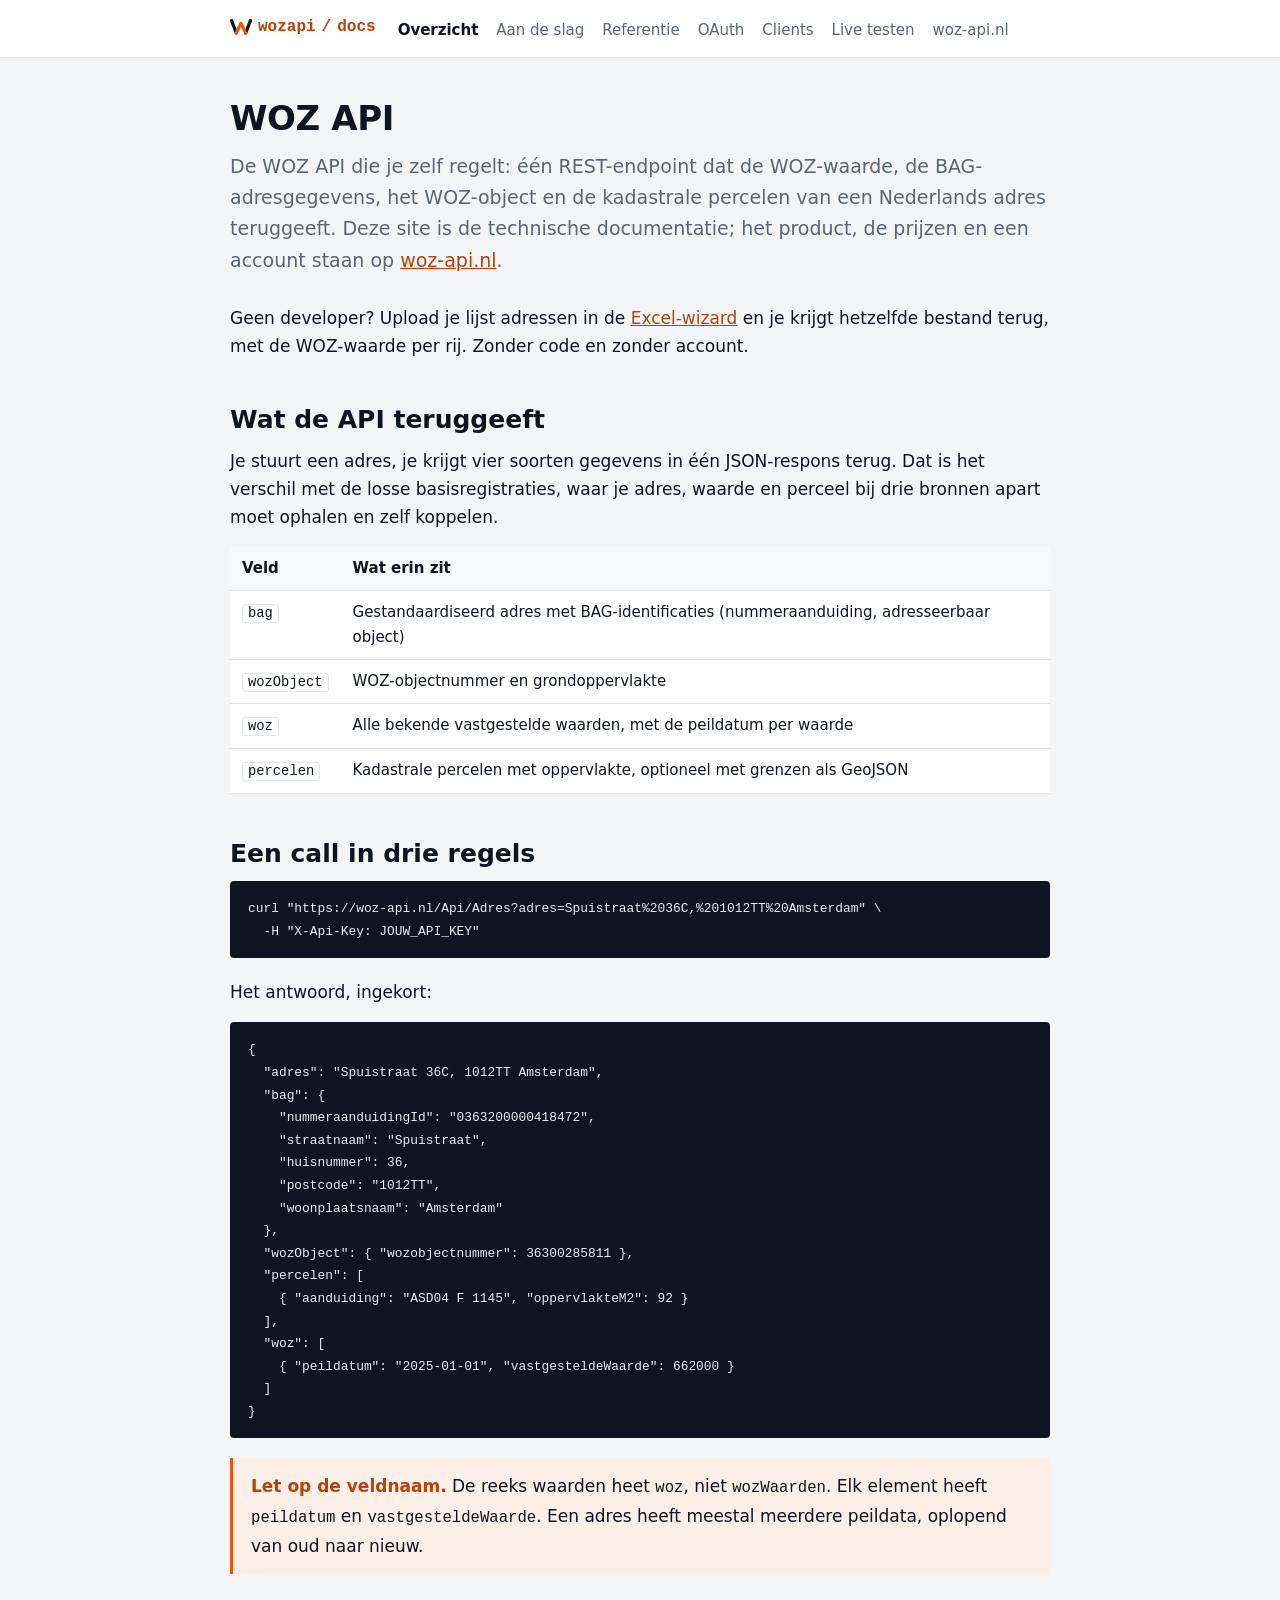
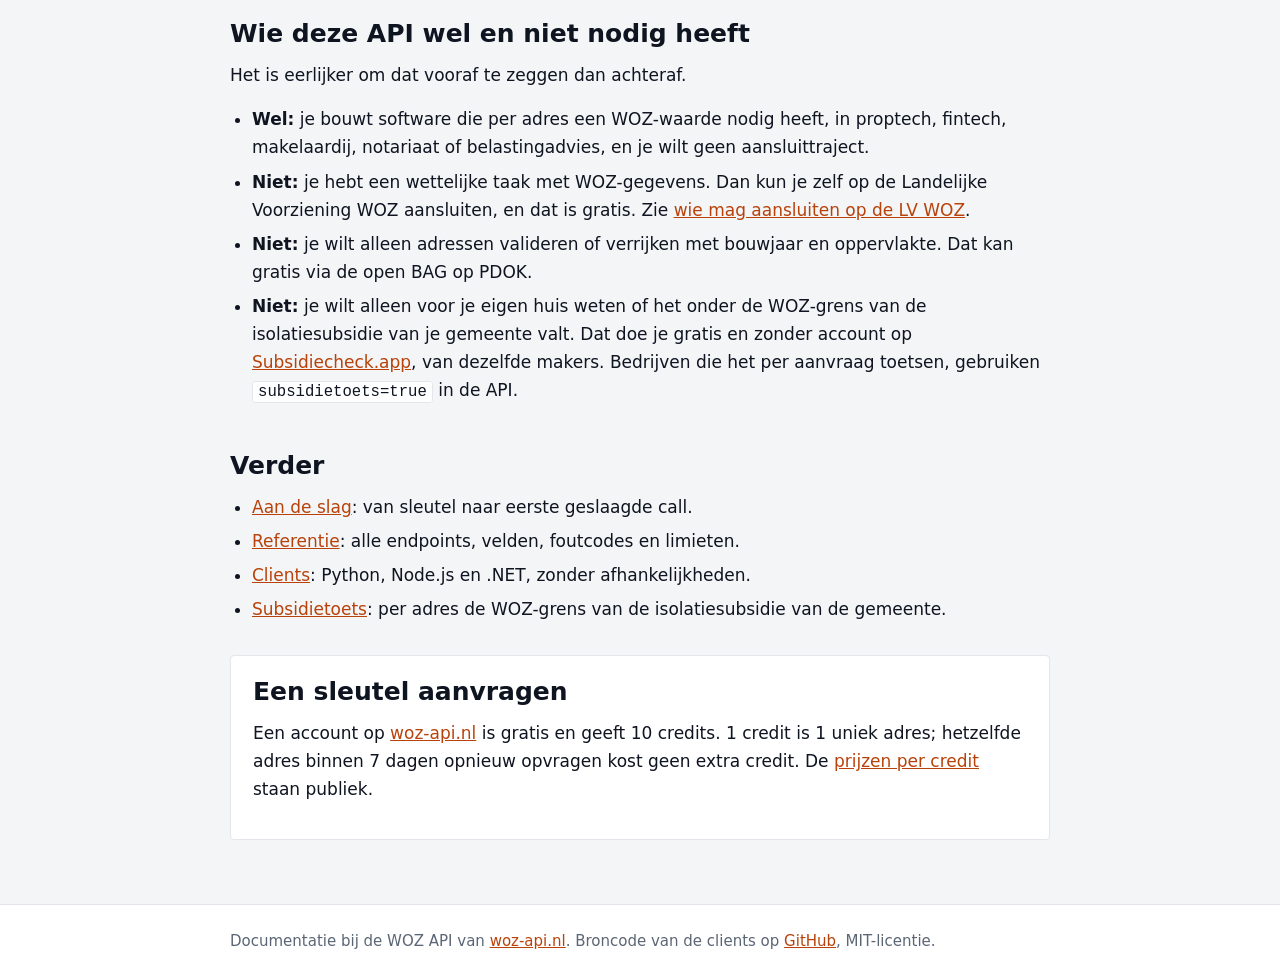
<file: index.html>
<!doctype html>
<html lang="nl">
<head>
<meta charset="utf-8">
<meta name="viewport" content="width=device-width, initial-scale=1">
<title>WOZ API: technische documentatie voor Nederlandse WOZ-waarden</title>
<meta name="description" content="Technische documentatie van de WOZ API: WOZ-waarde, BAG-adres en kadastraal perceel van elk Nederlands adres via 1 REST-endpoint. Clients in Python, Node en .NET.">
<link rel="canonical" href="https://wozapi.github.io/">
<link rel="stylesheet" href="/assets/docs.css">
<!-- Favicons: iconpack van 1 sep 2026, gelijk aan woz-api.nl. Zelfde merk, zelfde tabicoon. -->
<link rel="icon" href="/favicon.ico" sizes="any">
<link rel="icon" type="image/png" sizes="16x16" href="/favicon-16x16.png">
<link rel="icon" type="image/png" sizes="32x32" href="/favicon-32x32.png">
<link rel="icon" type="image/png" sizes="48x48" href="/favicon-48x48.png">
<link rel="icon" type="image/png" sizes="96x96" href="/favicon-96x96.png">
<link rel="icon" type="image/svg+xml" href="/favicon.svg">
<link rel="apple-touch-icon" sizes="180x180" href="/apple-touch-icon.png">
<link rel="mask-icon" href="/safari-pinned-tab.svg" color="#E8590C">
<meta name="theme-color" content="#0E1420">
<meta property="og:type" content="website">
<meta property="og:title" content="WOZ API: technische documentatie">
<meta property="og:description" content="WOZ-waarde, BAG-adresgegevens en kadastrale percelen van elk Nederlands adres via 1 REST-endpoint.">
<meta property="og:url" content="https://wozapi.github.io/">
<script type="application/ld+json">
{"@context":"https://schema.org","@graph":[
{"@type":"TechArticle","headline":"WOZ API: technische documentatie voor Nederlandse WOZ-waarden","description":"Technische documentatie van de WOZ API: WOZ-waarde, BAG-adresgegevens en kadastrale percelen van elk Nederlands adres via 1 REST-endpoint.","url":"https://wozapi.github.io/","inLanguage":"nl-NL","author":{"@type":"Organization","name":"Wozapi","url":"https://woz-api.nl"},"about":{"@type":"WebAPI","name":"WOZ API","documentation":"https://wozapi.github.io/reference.html","provider":{"@type":"Organization","name":"Wozapi","url":"https://woz-api.nl"}}}
]}
</script>
</head>
<body>
<header class="top">
  <div class="wrap">
    <a class="brand" href="/"><svg class="brand-dakje" viewBox="5.5 19.5 89 63" aria-hidden="true" focusable="false"><path d="M12 26 31 76M69 76 88 26" fill="none" stroke="var(--ink)" stroke-width="13" stroke-linecap="round"/><path d="M31 76 50 36 69 76" fill="none" stroke="var(--accent)" stroke-width="13" stroke-linecap="round" stroke-linejoin="round"/></svg>wozapi<span aria-hidden="true">/</span>docs</a>
    <nav aria-label="Documentatie">
      <a href="/" aria-current="page">Overzicht</a>
      <a href="/getting-started.html">Aan de slag</a>
      <a href="/reference.html">Referentie</a>
      <a href="/oauth.html">OAuth</a>
      <a href="/clients.html">Clients</a>
      <a href="https://woz-api.nl/swagger">Live testen</a>
      <a href="https://woz-api.nl">woz-api.nl</a>
    </nav>
  </div>
</header>

<main>
<div class="wrap">

<h1>WOZ API</h1>
<p class="lead">De WOZ API die je zelf regelt: één REST-endpoint dat de WOZ-waarde, de BAG-adresgegevens, het WOZ-object en de
kadastrale percelen van een Nederlands adres teruggeeft. Deze site is de technische
documentatie; het product, de prijzen en een account staan op
<a href="https://woz-api.nl">woz-api.nl</a>.</p>
<p>Geen developer? Upload je lijst adressen in de
<a href="https://woz-api.nl/woz-waarden-in-excel">Excel-wizard</a> en je krijgt hetzelfde bestand
terug, met de WOZ-waarde per rij. Zonder code en zonder account.</p>

<h2>Wat de API teruggeeft</h2>
<p>Je stuurt een adres, je krijgt vier soorten gegevens in één JSON-respons terug. Dat is het
verschil met de losse basisregistraties, waar je adres, waarde en perceel bij drie bronnen
apart moet ophalen en zelf koppelen.</p>

<div class="table-scroll">
<table>
  <thead><tr><th>Veld</th><th>Wat erin zit</th></tr></thead>
  <tbody>
    <tr><td><code>bag</code></td><td>Gestandaardiseerd adres met BAG-identificaties (nummeraanduiding, adresseerbaar object)</td></tr>
    <tr><td><code>wozObject</code></td><td>WOZ-objectnummer en grondoppervlakte</td></tr>
    <tr><td><code>woz</code></td><td>Alle bekende vastgestelde waarden, met de peildatum per waarde</td></tr>
    <tr><td><code>percelen</code></td><td>Kadastrale percelen met oppervlakte, optioneel met grenzen als GeoJSON</td></tr>
  </tbody>
</table>
</div>

<h2>Een call in drie regels</h2>
<pre tabindex="0" role="region" aria-label="Voorbeeld met curl"><code>curl "https://woz-api.nl/Api/Adres?adres=Spuistraat%2036C,%201012TT%20Amsterdam" \
  -H "X-Api-Key: JOUW_API_KEY"</code></pre>

<p>Het antwoord, ingekort:</p>

<pre tabindex="0" role="region" aria-label="Voorbeeldrespons"><code>{
  "adres": "Spuistraat 36C, 1012TT Amsterdam",
  "bag": {
    "nummeraanduidingId": "0363200000418472",
    "straatnaam": "Spuistraat",
    "huisnummer": 36,
    "postcode": "1012TT",
    "woonplaatsnaam": "Amsterdam"
  },
  "wozObject": { "wozobjectnummer": 36300285811 },
  "percelen": [
    { "aanduiding": "ASD04 F 1145", "oppervlakteM2": 92 }
  ],
  "woz": [
    { "peildatum": "2025-01-01", "vastgesteldeWaarde": 662000 }
  ]
}</code></pre>

<div class="callout">
  <strong>Let op de veldnaam.</strong> De reeks waarden heet <code>woz</code>, niet
  <code>wozWaarden</code>. Elk element heeft <code>peildatum</code> en
  <code>vastgesteldeWaarde</code>. Een adres heeft meestal meerdere peildata, oplopend van oud
  naar nieuw.
</div>

<h2>Wie deze API wel en niet nodig heeft</h2>
<p>Het is eerlijker om dat vooraf te zeggen dan achteraf.</p>
<ul>
  <li><strong>Wel:</strong> je bouwt software die per adres een WOZ-waarde nodig heeft, in
    proptech, fintech, makelaardij, notariaat of belastingadvies, en je wilt geen aansluittraject.</li>
  <li><strong>Niet:</strong> je hebt een wettelijke taak met WOZ-gegevens. Dan kun je zelf op de
    Landelijke Voorziening WOZ aansluiten, en dat is gratis. Zie
    <a href="https://woz-api.nl/artikelen/lv-woz-uitgelegd-wie-mag-aansluiten-en-wie-niet">wie
    mag aansluiten op de LV WOZ</a>.</li>
  <li><strong>Niet:</strong> je wilt alleen adressen valideren of verrijken met bouwjaar en
    oppervlakte. Dat kan gratis via de open BAG op PDOK.</li>
  <li><strong>Niet:</strong> je wilt alleen voor je eigen huis weten of het onder de WOZ-grens van
    de isolatiesubsidie van je gemeente valt. Dat doe je gratis en zonder account op
    <a href="https://subsidiecheck.app/">Subsidiecheck.app</a>, van dezelfde makers. Bedrijven die
    het per aanvraag toetsen, gebruiken <code>subsidietoets=true</code> in de API.</li>
</ul>

<h2>Verder</h2>
<ul>
  <li><a href="/getting-started.html">Aan de slag</a>: van sleutel naar eerste geslaagde call.</li>
  <li><a href="/reference.html">Referentie</a>: alle endpoints, velden, foutcodes en limieten.</li>
  <li><a href="/clients.html">Clients</a>: Python, Node.js en .NET, zonder afhankelijkheden.</li>
  <li><a href="/subsidietoets.html">Subsidietoets</a>: per adres de WOZ-grens van de isolatiesubsidie van de gemeente.</li>
</ul>

<div class="cta">
  <h2>Een sleutel aanvragen</h2>
  <p>Een account op <a href="https://woz-api.nl">woz-api.nl</a> is gratis en geeft 10 credits.
  1 credit is 1 uniek adres; hetzelfde adres binnen 7 dagen opnieuw opvragen kost geen extra
  credit. De <a href="https://woz-api.nl/woz-api-prijs">prijzen per credit</a> staan publiek.</p>
</div>

</div>
</main>

<footer class="bottom">
  <div class="wrap">
    Documentatie bij de WOZ API van <a href="https://woz-api.nl">woz-api.nl</a>.
    Broncode van de clients op <a href="https://github.com/WozApi/wozapi-clients">GitHub</a>, MIT-licentie.
  </div>
</footer>
</body>
</html>
</file>
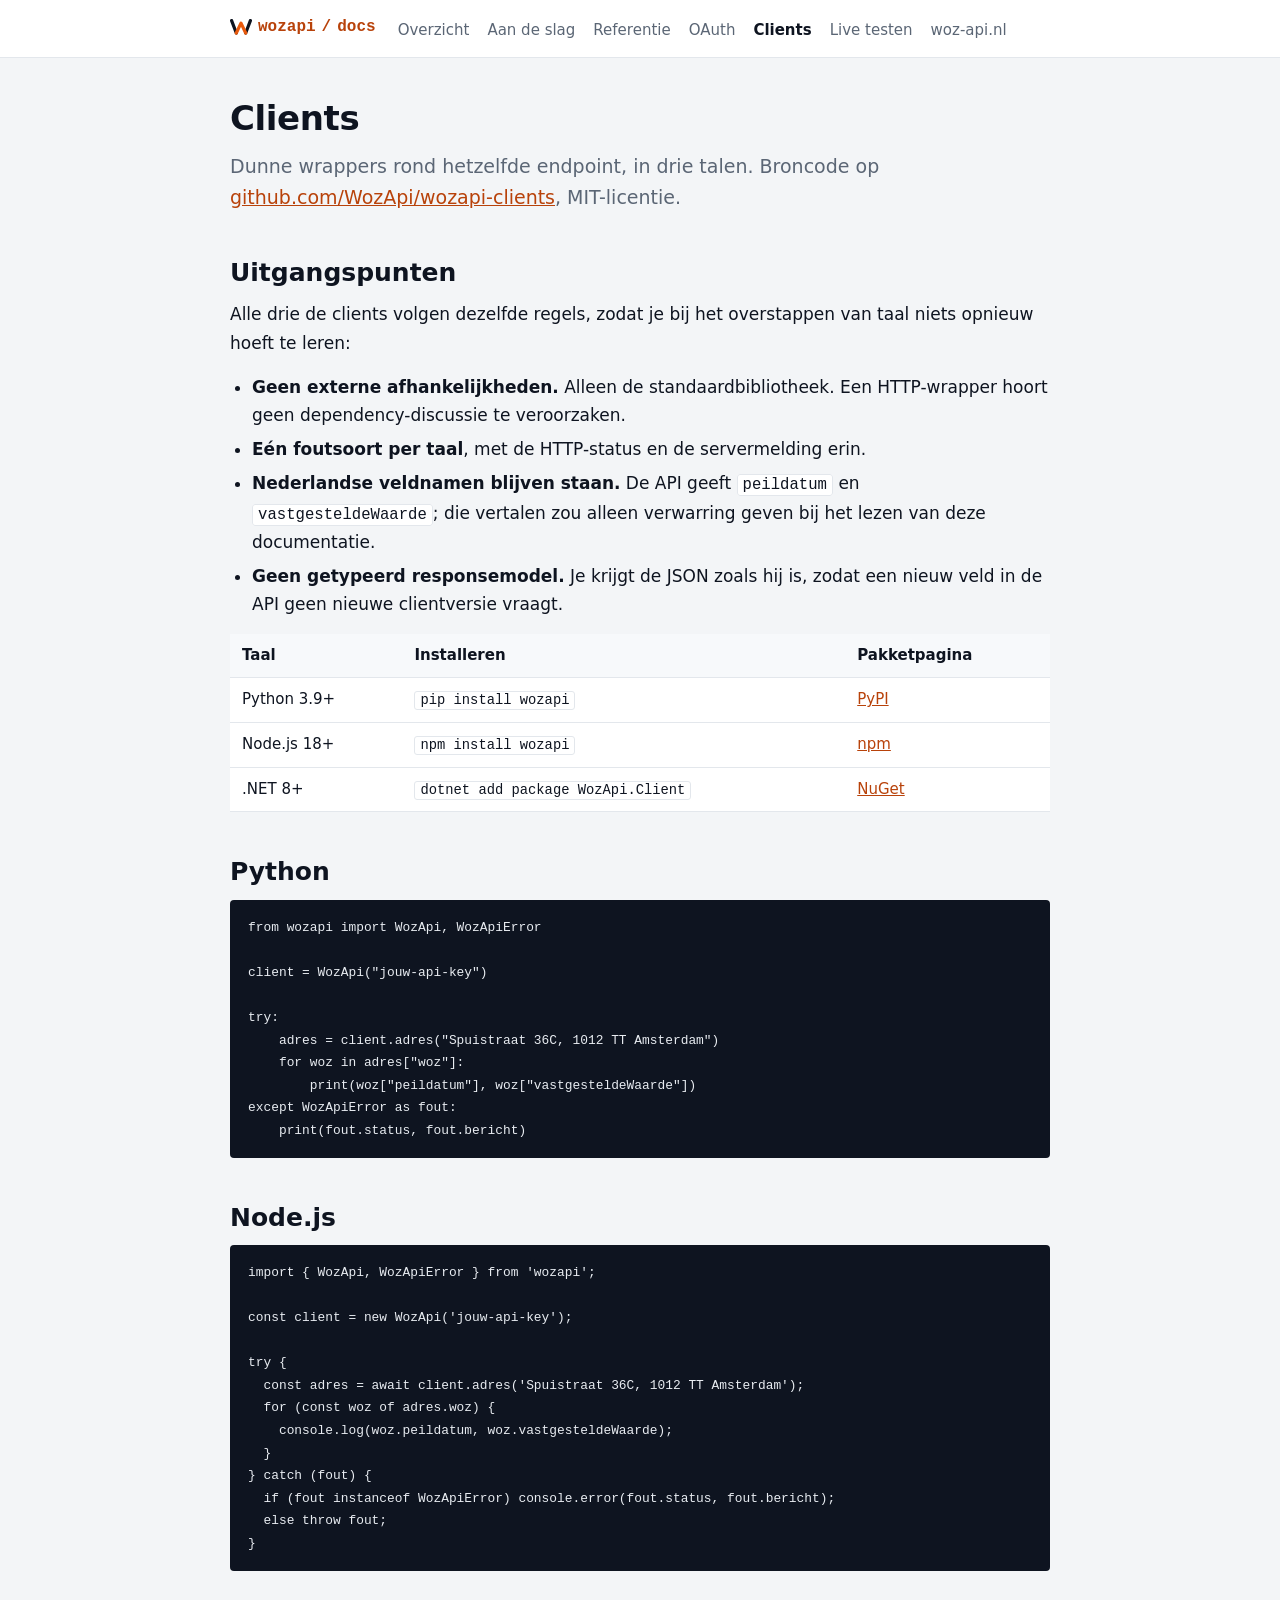
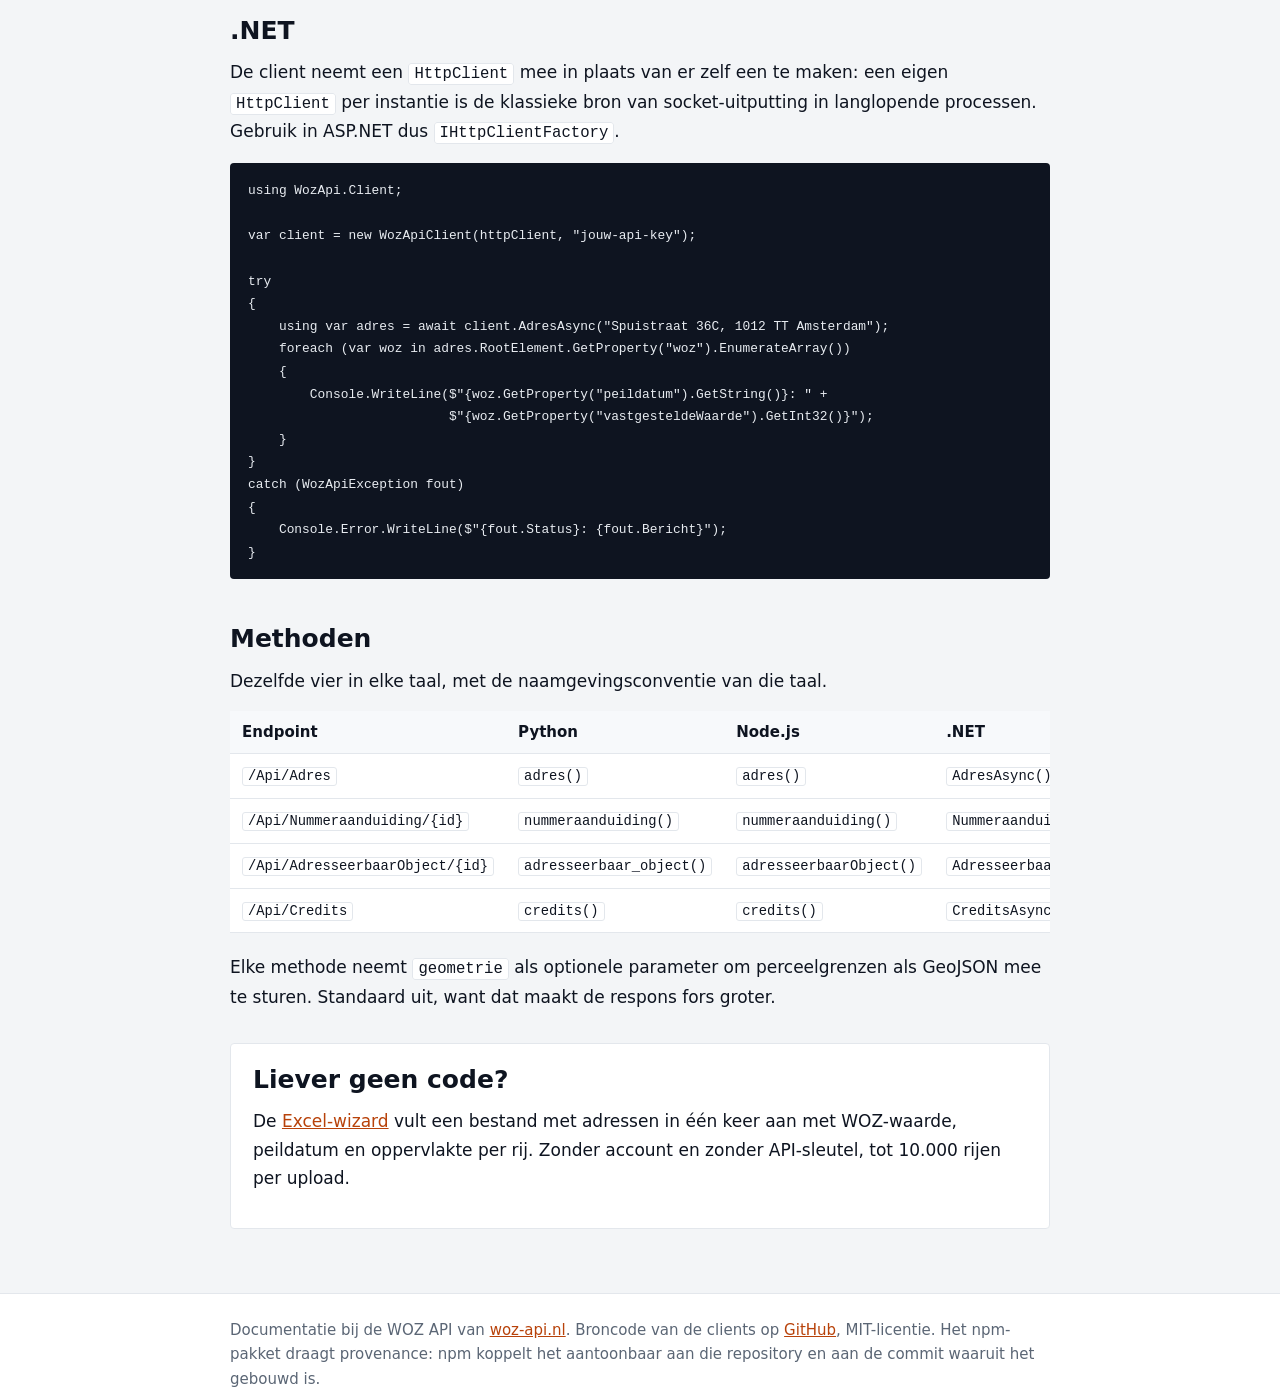
<file: clients.html>
<!doctype html>
<html lang="nl">
<head>
<meta charset="utf-8">
<meta name="viewport" content="width=device-width, initial-scale=1">
<title>WOZ API clients voor Python, Node.js en .NET</title>
<meta name="description" content="Clientlibraries voor de WOZ API in Python, Node.js en .NET. Zonder externe afhankelijkheden, MIT-licentie, met een werkend voorbeeld per taal.">
<link rel="canonical" href="https://wozapi.github.io/clients.html">
<link rel="stylesheet" href="/assets/docs.css">
<!-- Favicons: iconpack van 1 sep 2026, gelijk aan woz-api.nl. Zelfde merk, zelfde tabicoon. -->
<link rel="icon" href="/favicon.ico" sizes="any">
<link rel="icon" type="image/png" sizes="16x16" href="/favicon-16x16.png">
<link rel="icon" type="image/png" sizes="32x32" href="/favicon-32x32.png">
<link rel="icon" type="image/png" sizes="48x48" href="/favicon-48x48.png">
<link rel="icon" type="image/png" sizes="96x96" href="/favicon-96x96.png">
<link rel="icon" type="image/svg+xml" href="/favicon.svg">
<link rel="apple-touch-icon" sizes="180x180" href="/apple-touch-icon.png">
<link rel="mask-icon" href="/safari-pinned-tab.svg" color="#E8590C">
<meta name="theme-color" content="#0E1420">
<meta property="og:type" content="article">
<meta property="og:title" content="WOZ API clients voor Python, Node.js en .NET">
<meta property="og:description" content="Clientlibraries zonder externe afhankelijkheden, MIT-licentie, met een werkend voorbeeld per taal.">
<meta property="og:url" content="https://wozapi.github.io/clients.html">
<script type="application/ld+json">
{"@context":"https://schema.org","@graph":[
{"@type":"TechArticle","headline":"WOZ API clients voor Python, Node.js en .NET","description":"Clientlibraries voor de WOZ API in Python, Node.js en .NET, zonder externe afhankelijkheden.","url":"https://wozapi.github.io/clients.html","inLanguage":"nl-NL","author":{"@type":"Organization","name":"Wozapi","url":"https://woz-api.nl"}},
{"@type":"SoftwareSourceCode","name":"wozapi-clients","description":"Clientlibraries voor de WOZ API van woz-api.nl in Python, Node.js en .NET.","codeRepository":"https://github.com/WozApi/wozapi-clients","programmingLanguage":["Python","JavaScript","C#"],"license":"https://opensource.org/licenses/MIT","author":{"@type":"Organization","name":"Wozapi","url":"https://woz-api.nl"}}
]}
</script>
</head>
<body>
<header class="top">
  <div class="wrap">
    <a class="brand" href="/"><svg class="brand-dakje" viewBox="5.5 19.5 89 63" aria-hidden="true" focusable="false"><path d="M12 26 31 76M69 76 88 26" fill="none" stroke="var(--ink)" stroke-width="13" stroke-linecap="round"/><path d="M31 76 50 36 69 76" fill="none" stroke="var(--accent)" stroke-width="13" stroke-linecap="round" stroke-linejoin="round"/></svg>wozapi<span aria-hidden="true">/</span>docs</a>
    <nav aria-label="Documentatie">
      <a href="/">Overzicht</a>
      <a href="/getting-started.html">Aan de slag</a>
      <a href="/reference.html">Referentie</a>
      <a href="/oauth.html">OAuth</a>
      <a href="/clients.html" aria-current="page">Clients</a>
      <a href="https://woz-api.nl/swagger">Live testen</a>
      <a href="https://woz-api.nl">woz-api.nl</a>
    </nav>
  </div>
</header>

<main>
<div class="wrap">

<h1>Clients</h1>
<p class="lead">Dunne wrappers rond hetzelfde endpoint, in drie talen. Broncode op
<a href="https://github.com/WozApi/wozapi-clients">github.com/WozApi/wozapi-clients</a>,
MIT-licentie.</p>

<h2>Uitgangspunten</h2>
<p>Alle drie de clients volgen dezelfde regels, zodat je bij het overstappen van taal niets
opnieuw hoeft te leren:</p>
<ul>
  <li><strong>Geen externe afhankelijkheden.</strong> Alleen de standaardbibliotheek. Een
    HTTP-wrapper hoort geen dependency-discussie te veroorzaken.</li>
  <li><strong>Eén foutsoort per taal</strong>, met de HTTP-status en de servermelding erin.</li>
  <li><strong>Nederlandse veldnamen blijven staan.</strong> De API geeft <code>peildatum</code>
    en <code>vastgesteldeWaarde</code>; die vertalen zou alleen verwarring geven bij het lezen
    van deze documentatie.</li>
  <li><strong>Geen getypeerd responsemodel.</strong> Je krijgt de JSON zoals hij is, zodat een
    nieuw veld in de API geen nieuwe clientversie vraagt.</li>
</ul>

<div class="table-scroll">
<table>
  <thead><tr><th>Taal</th><th>Installeren</th><th>Pakketpagina</th></tr></thead>
  <tbody>
    <tr><td>Python 3.9+</td><td><code>pip install wozapi</code></td><td><a href="https://pypi.org/project/wozapi/">PyPI</a></td></tr>
    <tr><td>Node.js 18+</td><td><code>npm install wozapi</code></td><td><a href="https://www.npmjs.com/package/wozapi">npm</a></td></tr>
    <tr><td>.NET 8+</td><td><code>dotnet add package WozApi.Client</code></td><td><a href="https://www.nuget.org/packages/WozApi.Client">NuGet</a></td></tr>
  </tbody>
</table>
</div>

<h2>Python</h2>
<pre tabindex="0" role="region" aria-label="Python-voorbeeld"><code>from wozapi import WozApi, WozApiError

client = WozApi("jouw-api-key")

try:
    adres = client.adres("Spuistraat 36C, 1012 TT Amsterdam")
    for woz in adres["woz"]:
        print(woz["peildatum"], woz["vastgesteldeWaarde"])
except WozApiError as fout:
    print(fout.status, fout.bericht)</code></pre>

<h2>Node.js</h2>
<pre tabindex="0" role="region" aria-label="Node.js-voorbeeld"><code>import { WozApi, WozApiError } from 'wozapi';

const client = new WozApi('jouw-api-key');

try {
  const adres = await client.adres('Spuistraat 36C, 1012 TT Amsterdam');
  for (const woz of adres.woz) {
    console.log(woz.peildatum, woz.vastgesteldeWaarde);
  }
} catch (fout) {
  if (fout instanceof WozApiError) console.error(fout.status, fout.bericht);
  else throw fout;
}</code></pre>

<h2>.NET</h2>
<p>De client neemt een <code>HttpClient</code> mee in plaats van er zelf een te maken: een eigen
<code>HttpClient</code> per instantie is de klassieke bron van socket-uitputting in langlopende
processen. Gebruik in ASP.NET dus <code>IHttpClientFactory</code>.</p>
<pre tabindex="0" role="region" aria-label="NET-voorbeeld"><code>using WozApi.Client;

var client = new WozApiClient(httpClient, "jouw-api-key");

try
{
    using var adres = await client.AdresAsync("Spuistraat 36C, 1012 TT Amsterdam");
    foreach (var woz in adres.RootElement.GetProperty("woz").EnumerateArray())
    {
        Console.WriteLine($"{woz.GetProperty("peildatum").GetString()}: " +
                          $"{woz.GetProperty("vastgesteldeWaarde").GetInt32()}");
    }
}
catch (WozApiException fout)
{
    Console.Error.WriteLine($"{fout.Status}: {fout.Bericht}");
}</code></pre>

<h2>Methoden</h2>
<p>Dezelfde vier in elke taal, met de naamgevingsconventie van die taal.</p>
<div class="table-scroll">
<table>
  <thead><tr><th>Endpoint</th><th>Python</th><th>Node.js</th><th>.NET</th></tr></thead>
  <tbody>
    <tr><td><code>/Api/Adres</code></td><td><code>adres()</code></td><td><code>adres()</code></td><td><code>AdresAsync()</code></td></tr>
    <tr><td><code>/Api/Nummeraanduiding/{id}</code></td><td><code>nummeraanduiding()</code></td><td><code>nummeraanduiding()</code></td><td><code>NummeraanduidingAsync()</code></td></tr>
    <tr><td><code>/Api/AdresseerbaarObject/{id}</code></td><td><code>adresseerbaar_object()</code></td><td><code>adresseerbaarObject()</code></td><td><code>AdresseerbaarObjectAsync()</code></td></tr>
    <tr><td><code>/Api/Credits</code></td><td><code>credits()</code></td><td><code>credits()</code></td><td><code>CreditsAsync()</code></td></tr>
  </tbody>
</table>
</div>

<p>Elke methode neemt <code>geometrie</code> als optionele parameter om perceelgrenzen als
GeoJSON mee te sturen. Standaard uit, want dat maakt de respons fors groter.</p>

<div class="cta">
  <h2>Liever geen code?</h2>
  <p>De <a href="https://woz-api.nl/woz-waarden-in-excel">Excel-wizard</a> vult een bestand met
  adressen in één keer aan met WOZ-waarde, peildatum en oppervlakte per rij. Zonder account en
  zonder API-sleutel, tot 10.000 rijen per upload.</p>
</div>

</div>
</main>

<footer class="bottom">
  <div class="wrap">
    Documentatie bij de WOZ API van <a href="https://woz-api.nl">woz-api.nl</a>.
    Broncode van de clients op <a href="https://github.com/WozApi/wozapi-clients">GitHub</a>, MIT-licentie.
    Het npm-pakket draagt provenance: npm koppelt het aantoonbaar aan die repository en aan de
    commit waaruit het gebouwd is.
  </div>
</footer>
</body>
</html>
</file>
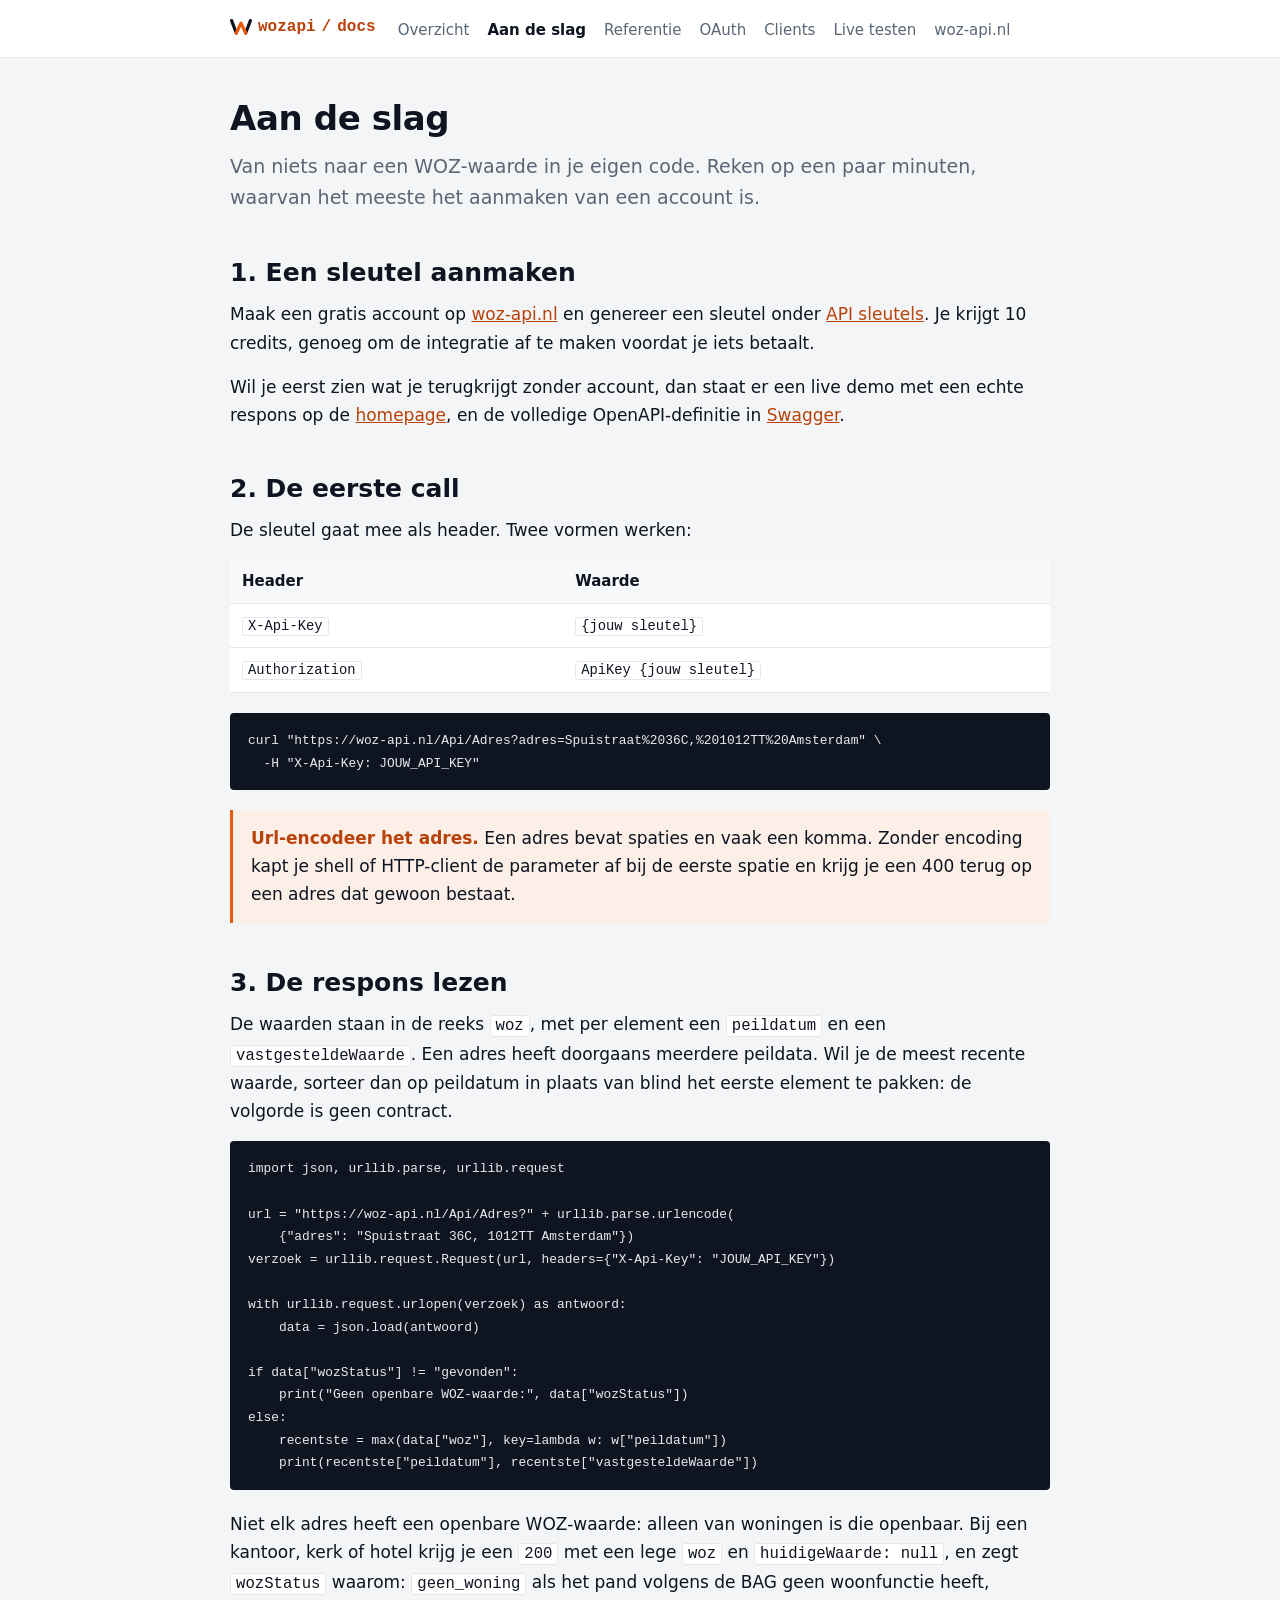
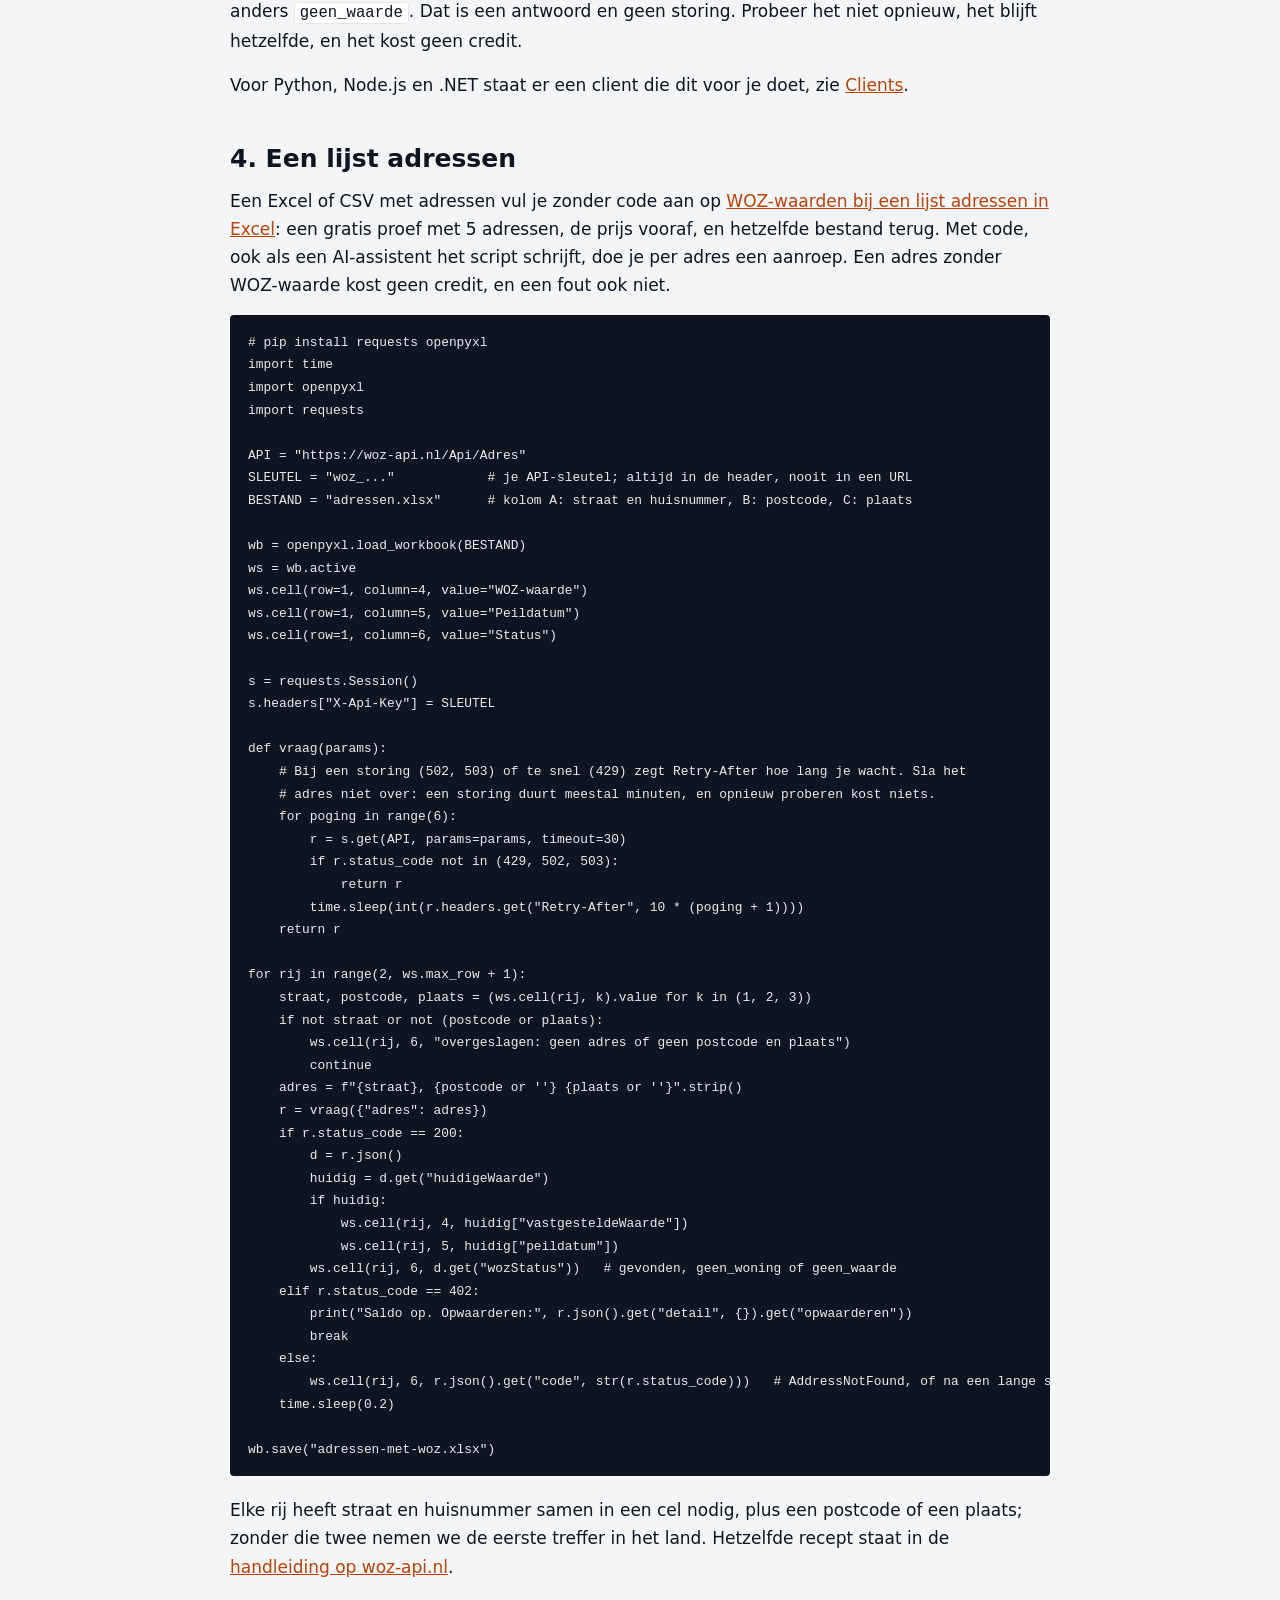
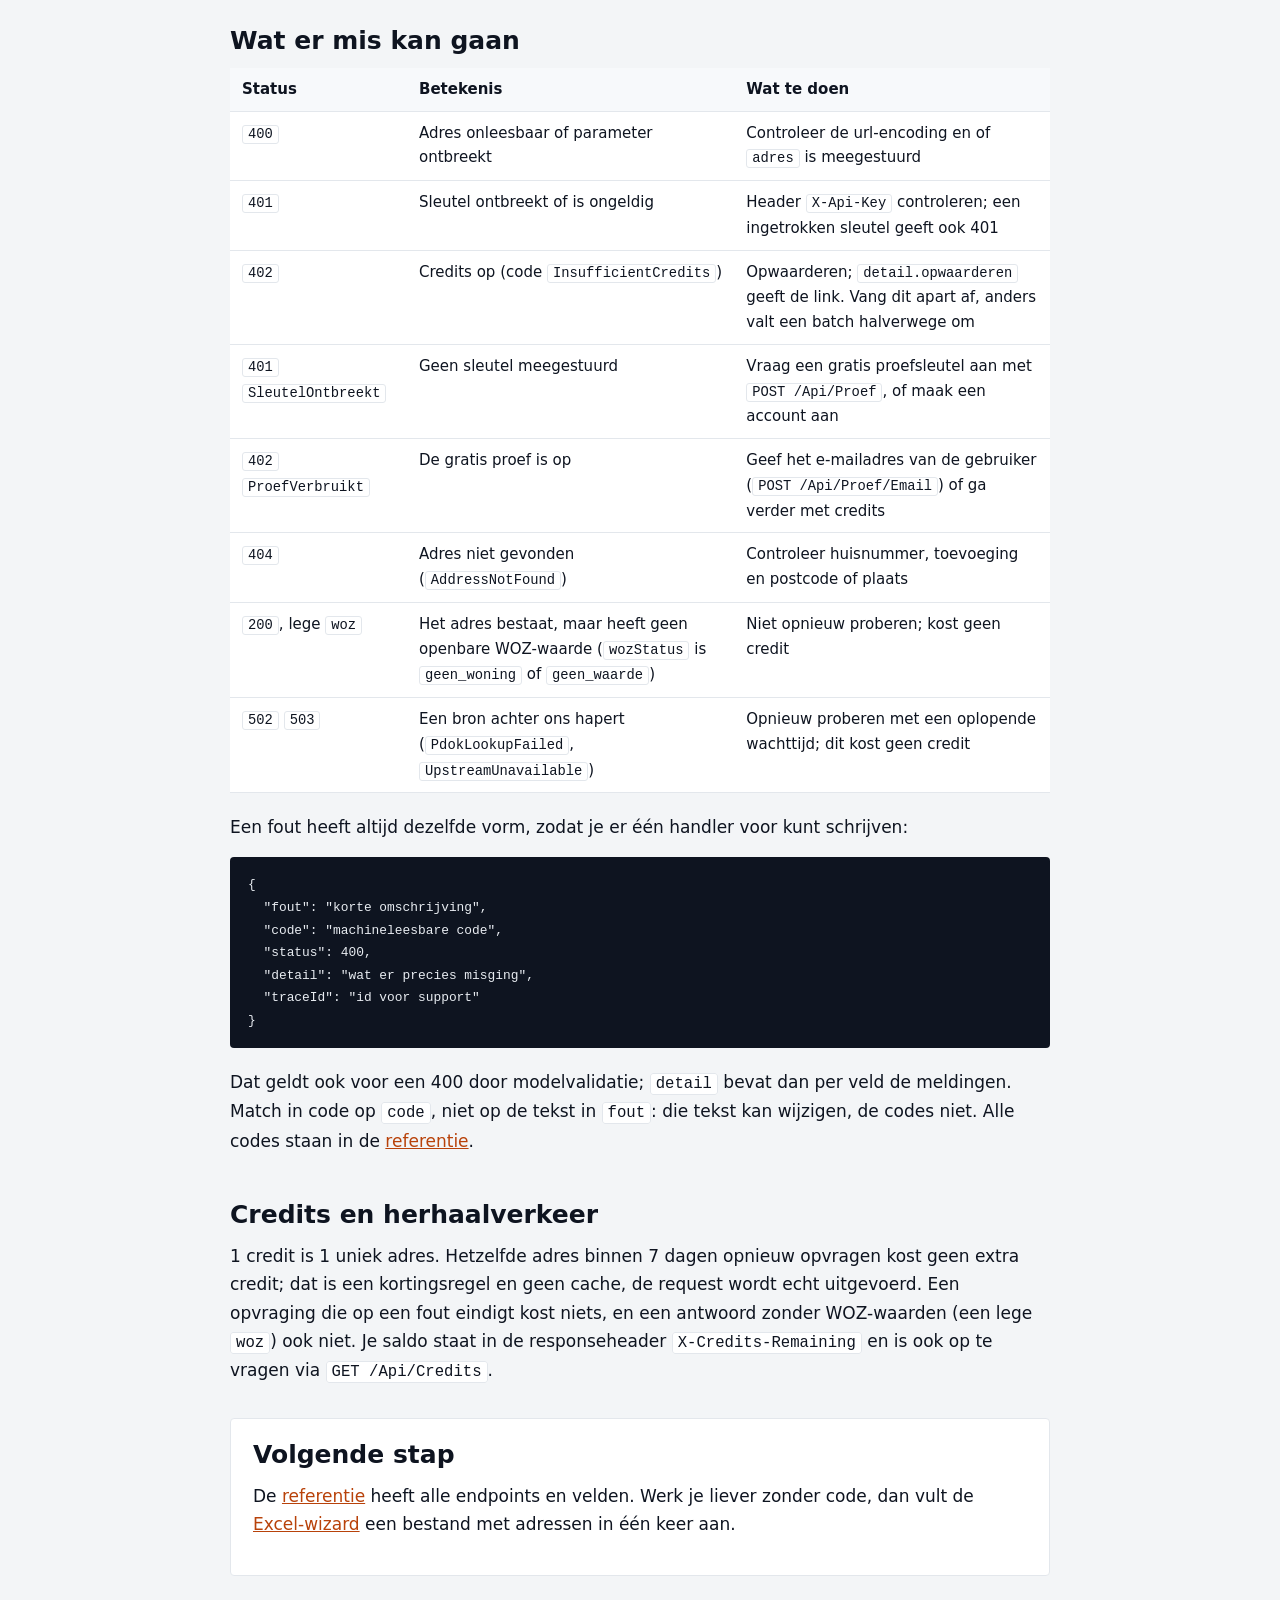
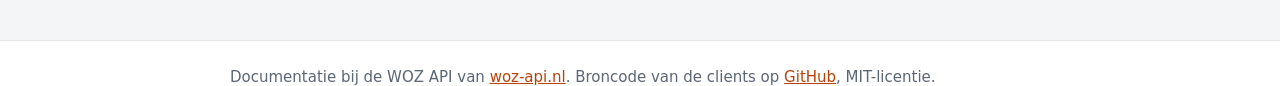
<file: getting-started.html>
<!doctype html>
<html lang="nl">
<head>
<meta charset="utf-8">
<meta name="viewport" content="width=device-width, initial-scale=1">
<title>Aan de slag met de WOZ API: van sleutel naar eerste call</title>
<meta name="description" content="Stap voor stap een WOZ-waarde opvragen via de API: sleutel aanmaken, eerste call met curl, respons lezen, en de veelgemaakte fouten met hun oplossing.">
<link rel="canonical" href="https://wozapi.github.io/getting-started.html">
<link rel="stylesheet" href="/assets/docs.css">
<!-- Favicons: iconpack van 1 sep 2026, gelijk aan woz-api.nl. Zelfde merk, zelfde tabicoon. -->
<link rel="icon" href="/favicon.ico" sizes="any">
<link rel="icon" type="image/png" sizes="16x16" href="/favicon-16x16.png">
<link rel="icon" type="image/png" sizes="32x32" href="/favicon-32x32.png">
<link rel="icon" type="image/png" sizes="48x48" href="/favicon-48x48.png">
<link rel="icon" type="image/png" sizes="96x96" href="/favicon-96x96.png">
<link rel="icon" type="image/svg+xml" href="/favicon.svg">
<link rel="apple-touch-icon" sizes="180x180" href="/apple-touch-icon.png">
<link rel="mask-icon" href="/safari-pinned-tab.svg" color="#E8590C">
<meta name="theme-color" content="#0E1420">
<meta property="og:type" content="article">
<meta property="og:title" content="Aan de slag met de WOZ API">
<meta property="og:description" content="Van sleutel naar eerste geslaagde call, met de veelgemaakte fouten en hun oplossing.">
<meta property="og:url" content="https://wozapi.github.io/getting-started.html">
<!-- TechArticle en bewust GEEN HowTo: Google heeft de HowTo-rich-result in september 2023
     uitgezet, dus die markup levert niets meer op en suggereert een SERP-functie die niet
     bestaat. Voor documentatie is TechArticle het juiste type. -->
<script type="application/ld+json">
{"@context":"https://schema.org","@type":"TechArticle","headline":"Aan de slag met de WOZ API: van sleutel naar eerste call","description":"Van sleutel naar eerste geslaagde call met de WOZ API, met de veelgemaakte fouten en hun oplossing.","url":"https://wozapi.github.io/getting-started.html","inLanguage":"nl-NL","proficiencyLevel":"Beginner","author":{"@type":"Organization","name":"Wozapi","url":"https://woz-api.nl"},"about":{"@type":"WebAPI","name":"WOZ API","documentation":"https://wozapi.github.io/reference.html"}}
</script>
</head>
<body>
<header class="top">
  <div class="wrap">
    <a class="brand" href="/"><svg class="brand-dakje" viewBox="5.5 19.5 89 63" aria-hidden="true" focusable="false"><path d="M12 26 31 76M69 76 88 26" fill="none" stroke="var(--ink)" stroke-width="13" stroke-linecap="round"/><path d="M31 76 50 36 69 76" fill="none" stroke="var(--accent)" stroke-width="13" stroke-linecap="round" stroke-linejoin="round"/></svg>wozapi<span aria-hidden="true">/</span>docs</a>
    <nav aria-label="Documentatie">
      <a href="/">Overzicht</a>
      <a href="/getting-started.html" aria-current="page">Aan de slag</a>
      <a href="/reference.html">Referentie</a>
      <a href="/oauth.html">OAuth</a>
      <a href="/clients.html">Clients</a>
      <a href="https://woz-api.nl/swagger">Live testen</a>
      <a href="https://woz-api.nl">woz-api.nl</a>
    </nav>
  </div>
</header>

<main>
<div class="wrap">

<h1>Aan de slag</h1>
<p class="lead">Van niets naar een WOZ-waarde in je eigen code. Reken op een paar minuten,
waarvan het meeste het aanmaken van een account is.</p>

<h2 id="sleutel">1. Een sleutel aanmaken</h2>
<p>Maak een gratis account op <a href="https://woz-api.nl">woz-api.nl</a> en genereer een sleutel
onder <a href="https://woz-api.nl/ApiKeys">API sleutels</a>. Je krijgt 10 credits, genoeg om de
integratie af te maken voordat je iets betaalt.</p>
<p>Wil je eerst zien wat je terugkrijgt zonder account, dan staat er een live demo met een echte
respons op de <a href="https://woz-api.nl">homepage</a>, en de volledige OpenAPI-definitie in
<a href="https://woz-api.nl/swagger">Swagger</a>.</p>

<h2 id="eerste-call">2. De eerste call</h2>
<p>De sleutel gaat mee als header. Twee vormen werken:</p>
<div class="table-scroll">
<table>
  <thead><tr><th>Header</th><th>Waarde</th></tr></thead>
  <tbody>
    <tr><td><code>X-Api-Key</code></td><td><code>{jouw sleutel}</code></td></tr>
    <tr><td><code>Authorization</code></td><td><code>ApiKey {jouw sleutel}</code></td></tr>
  </tbody>
</table>
</div>

<pre tabindex="0" role="region" aria-label="Eerste call met curl"><code>curl "https://woz-api.nl/Api/Adres?adres=Spuistraat%2036C,%201012TT%20Amsterdam" \
  -H "X-Api-Key: JOUW_API_KEY"</code></pre>

<div class="callout">
  <strong>Url-encodeer het adres.</strong> Een adres bevat spaties en vaak een komma. Zonder
  encoding kapt je shell of HTTP-client de parameter af bij de eerste spatie en krijg je een 400
  terug op een adres dat gewoon bestaat.
</div>

<h2 id="respons">3. De respons lezen</h2>
<p>De waarden staan in de reeks <code>woz</code>, met per element een <code>peildatum</code> en
een <code>vastgesteldeWaarde</code>. Een adres heeft doorgaans meerdere peildata. Wil je de
meest recente waarde, sorteer dan op peildatum in plaats van blind het eerste element te
pakken: de volgorde is geen contract.</p>

<pre tabindex="0" role="region" aria-label="Meest recente waarde in Python"><code>import json, urllib.parse, urllib.request

url = "https://woz-api.nl/Api/Adres?" + urllib.parse.urlencode(
    {"adres": "Spuistraat 36C, 1012TT Amsterdam"})
verzoek = urllib.request.Request(url, headers={"X-Api-Key": "JOUW_API_KEY"})

with urllib.request.urlopen(verzoek) as antwoord:
    data = json.load(antwoord)

if data["wozStatus"] != "gevonden":
    print("Geen openbare WOZ-waarde:", data["wozStatus"])
else:
    recentste = max(data["woz"], key=lambda w: w["peildatum"])
    print(recentste["peildatum"], recentste["vastgesteldeWaarde"])</code></pre>

<p>Niet elk adres heeft een openbare WOZ-waarde: alleen van woningen is die openbaar. Bij een
kantoor, kerk of hotel krijg je een <code>200</code> met een lege <code>woz</code> en
<code>huidigeWaarde: null</code>, en zegt <code>wozStatus</code> waarom: <code>geen_woning</code>
als het pand volgens de BAG geen woonfunctie heeft, anders <code>geen_waarde</code>. Dat is een
antwoord en geen storing. Probeer het niet opnieuw, het blijft hetzelfde, en het kost geen
credit.</p>

<p>Voor Python, Node.js en .NET staat er een client die dit voor je doet, zie
<a href="/clients.html">Clients</a>.</p>

<h2 id="lijst">4. Een lijst adressen</h2>
<p>Een Excel of CSV met adressen vul je zonder code aan op
<a href="https://woz-api.nl/woz-waarden-in-excel">WOZ-waarden bij een lijst adressen in Excel</a>:
een gratis proef met 5 adressen, de prijs vooraf, en hetzelfde bestand terug. Met code, ook als een
AI-assistent het script schrijft, doe je per adres een aanroep. Een adres zonder WOZ-waarde kost
geen credit, en een fout ook niet.</p>

<pre tabindex="0" role="region" aria-label="Een lijst adressen in Python"><code># pip install requests openpyxl
import time
import openpyxl
import requests

API = "https://woz-api.nl/Api/Adres"
SLEUTEL = "woz_..."            # je API-sleutel; altijd in de header, nooit in een URL
BESTAND = "adressen.xlsx"      # kolom A: straat en huisnummer, B: postcode, C: plaats

wb = openpyxl.load_workbook(BESTAND)
ws = wb.active
ws.cell(row=1, column=4, value="WOZ-waarde")
ws.cell(row=1, column=5, value="Peildatum")
ws.cell(row=1, column=6, value="Status")

s = requests.Session()
s.headers["X-Api-Key"] = SLEUTEL

def vraag(params):
    # Bij een storing (502, 503) of te snel (429) zegt Retry-After hoe lang je wacht. Sla het
    # adres niet over: een storing duurt meestal minuten, en opnieuw proberen kost niets.
    for poging in range(6):
        r = s.get(API, params=params, timeout=30)
        if r.status_code not in (429, 502, 503):
            return r
        time.sleep(int(r.headers.get("Retry-After", 10 * (poging + 1))))
    return r

for rij in range(2, ws.max_row + 1):
    straat, postcode, plaats = (ws.cell(rij, k).value for k in (1, 2, 3))
    if not straat or not (postcode or plaats):
        ws.cell(rij, 6, "overgeslagen: geen adres of geen postcode en plaats")
        continue
    adres = f"{straat}, {postcode or ''} {plaats or ''}".strip()
    r = vraag({"adres": adres})
    if r.status_code == 200:
        d = r.json()
        huidig = d.get("huidigeWaarde")
        if huidig:
            ws.cell(rij, 4, huidig["vastgesteldeWaarde"])
            ws.cell(rij, 5, huidig["peildatum"])
        ws.cell(rij, 6, d.get("wozStatus"))   # gevonden, geen_woning of geen_waarde
    elif r.status_code == 402:
        print("Saldo op. Opwaarderen:", r.json().get("detail", {}).get("opwaarderen"))
        break
    else:
        ws.cell(rij, 6, r.json().get("code", str(r.status_code)))   # AddressNotFound, of na een lange storing UpstreamUnavailable: draai die rijen later opnieuw
    time.sleep(0.2)

wb.save("adressen-met-woz.xlsx")</code></pre>

<p>Elke rij heeft straat en huisnummer samen in een cel nodig, plus een postcode of een plaats;
zonder die twee nemen we de eerste treffer in het land. Hetzelfde recept staat in de
<a href="https://woz-api.nl/docs#een-lijst-adressen">handleiding op woz-api.nl</a>.</p>

<h2>Wat er mis kan gaan</h2>
<div class="table-scroll">
<table>
  <thead><tr><th>Status</th><th>Betekenis</th><th>Wat te doen</th></tr></thead>
  <tbody>
    <tr><td><code>400</code></td><td>Adres onleesbaar of parameter ontbreekt</td><td>Controleer de url-encoding en of <code>adres</code> is meegestuurd</td></tr>
    <tr><td><code>401</code></td><td>Sleutel ontbreekt of is ongeldig</td><td>Header <code>X-Api-Key</code> controleren; een ingetrokken sleutel geeft ook 401</td></tr>
    <tr><td><code>402</code></td><td>Credits op (code <code>InsufficientCredits</code>)</td><td>Opwaarderen; <code>detail.opwaarderen</code> geeft de link. Vang dit apart af, anders valt een batch halverwege om</td></tr>
    <tr><td><code>401</code> <code>SleutelOntbreekt</code></td><td>Geen sleutel meegestuurd</td><td>Vraag een gratis proefsleutel aan met <code>POST /Api/Proef</code>, of maak een account aan</td></tr>
    <tr><td><code>402</code> <code>ProefVerbruikt</code></td><td>De gratis proef is op</td><td>Geef het e-mailadres van de gebruiker (<code>POST /Api/Proef/Email</code>) of ga verder met credits</td></tr>
    <tr><td><code>404</code></td><td>Adres niet gevonden (<code>AddressNotFound</code>)</td><td>Controleer huisnummer, toevoeging en postcode of plaats</td></tr>
    <tr><td><code>200</code>, lege <code>woz</code></td><td>Het adres bestaat, maar heeft geen openbare WOZ-waarde (<code>wozStatus</code> is <code>geen_woning</code> of <code>geen_waarde</code>)</td><td>Niet opnieuw proberen; kost geen credit</td></tr>
    <tr><td><code>502</code> <code>503</code></td><td>Een bron achter ons hapert (<code>PdokLookupFailed</code>, <code>UpstreamUnavailable</code>)</td><td>Opnieuw proberen met een oplopende wachttijd; dit kost geen credit</td></tr>
  </tbody>
</table>
</div>

<p>Een fout heeft altijd dezelfde vorm, zodat je er één handler voor kunt schrijven:</p>
<pre tabindex="0" role="region" aria-label="Vorm van een foutrespons"><code>{
  "fout": "korte omschrijving",
  "code": "machineleesbare code",
  "status": 400,
  "detail": "wat er precies misging",
  "traceId": "id voor support"
}</code></pre>
<p>Dat geldt ook voor een 400 door modelvalidatie; <code>detail</code> bevat dan per veld de
meldingen. Match in code op <code>code</code>, niet op de tekst in <code>fout</code>: die tekst kan
wijzigen, de codes niet. Alle codes staan in de <a href="/reference.html#fouten">referentie</a>.</p>

<h2>Credits en herhaalverkeer</h2>
<p>1 credit is 1 uniek adres. Hetzelfde adres binnen 7 dagen opnieuw opvragen kost geen extra
credit; dat is een kortingsregel en geen cache, de request wordt echt uitgevoerd. Een opvraging
die op een fout eindigt kost niets, en een antwoord zonder WOZ-waarden (een lege <code>woz</code>)
ook niet. Je saldo staat in de responseheader <code>X-Credits-Remaining</code> en is
ook op te vragen via <code>GET /Api/Credits</code>.</p>

<div class="cta">
  <h2>Volgende stap</h2>
  <p>De <a href="/reference.html">referentie</a> heeft alle endpoints en velden. Werk je liever
  zonder code, dan vult de <a href="https://woz-api.nl/woz-waarden-in-excel">Excel-wizard</a> een
  bestand met adressen in één keer aan.</p>
</div>

</div>
</main>

<footer class="bottom">
  <div class="wrap">
    Documentatie bij de WOZ API van <a href="https://woz-api.nl">woz-api.nl</a>.
    Broncode van de clients op <a href="https://github.com/WozApi/wozapi-clients">GitHub</a>, MIT-licentie.
  </div>
</footer>
</body>
</html>
</file>
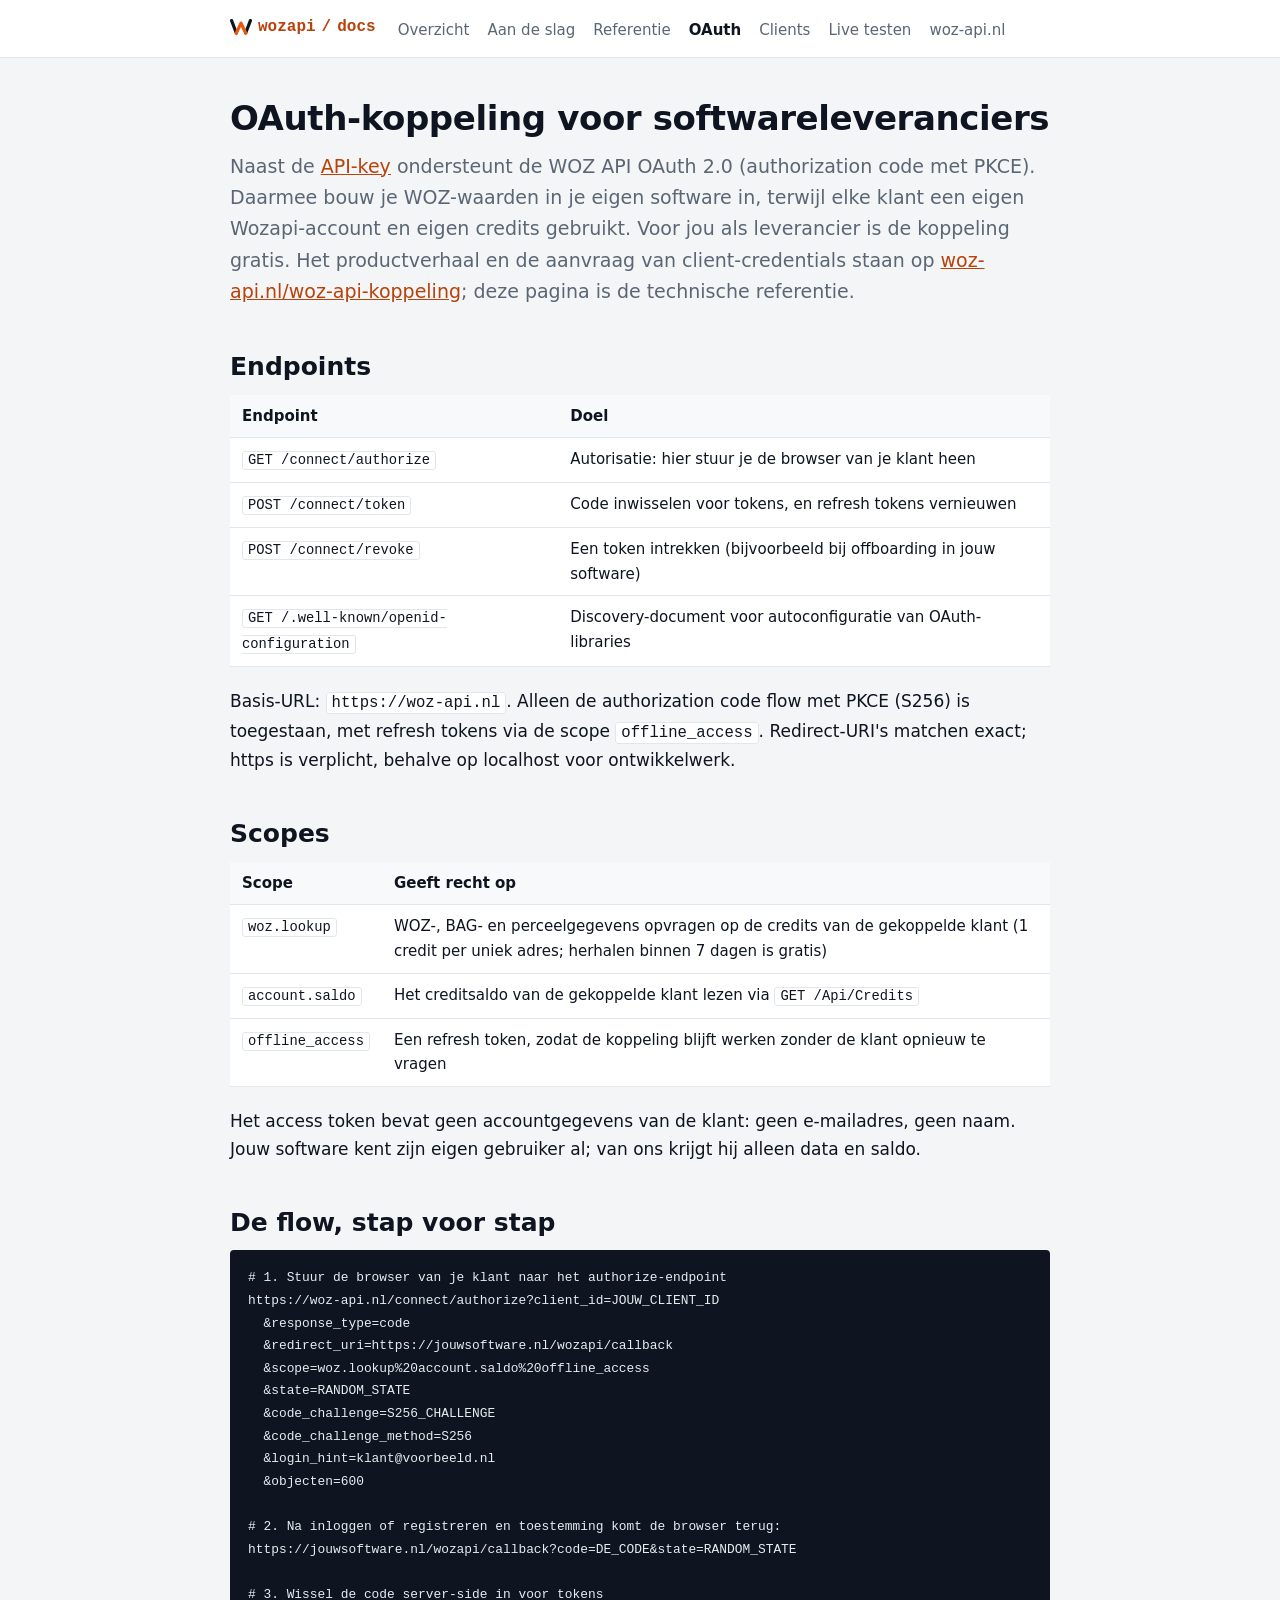
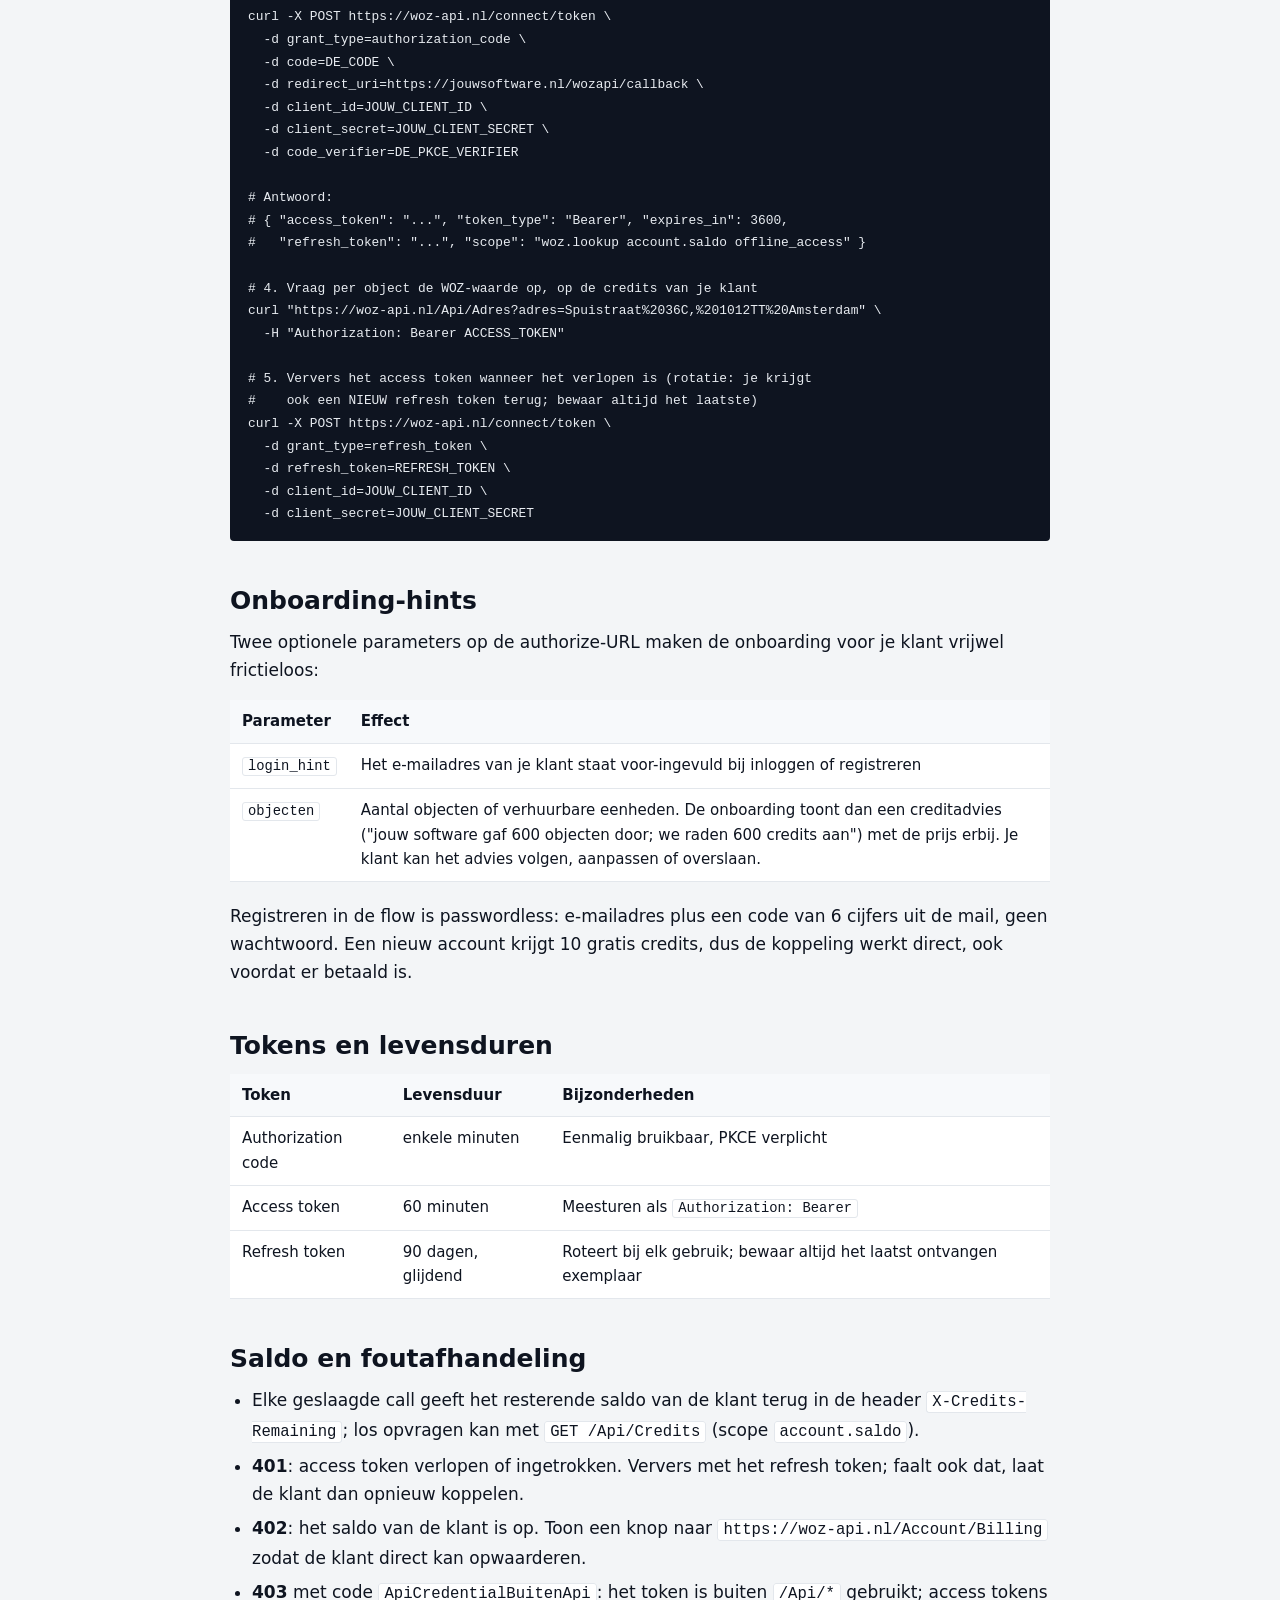
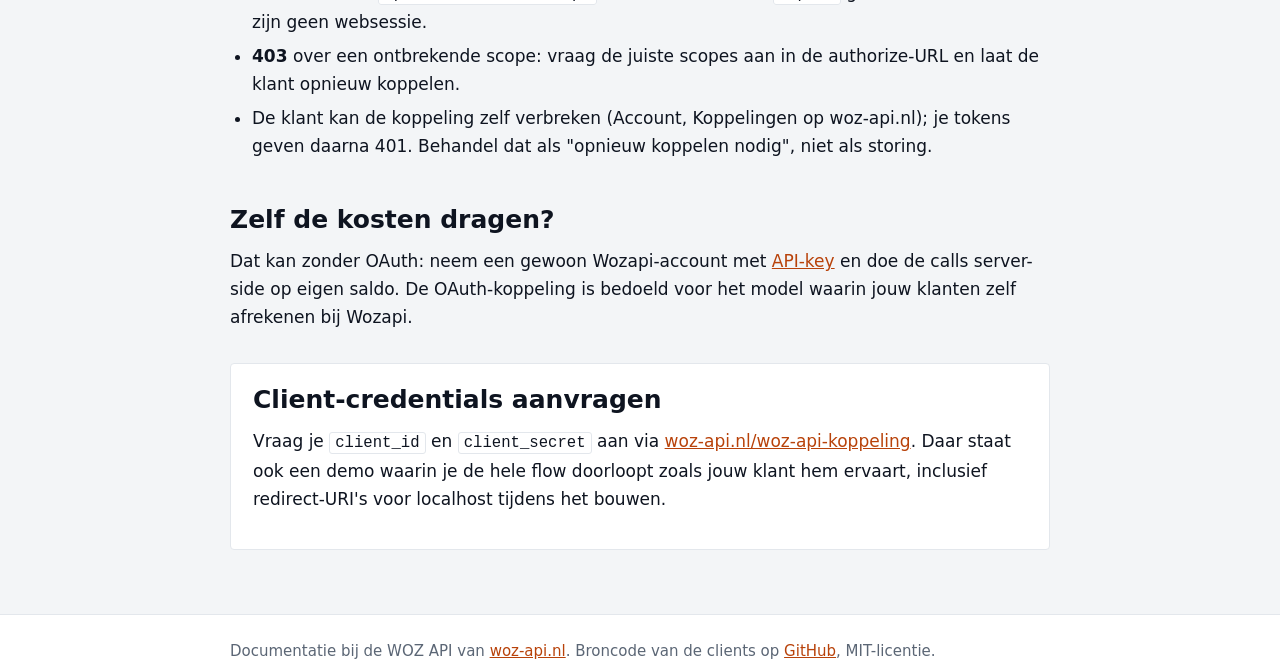
<file: oauth.html>
<!doctype html>
<html lang="nl">
<head>
<meta charset="utf-8">
<meta name="viewport" content="width=device-width, initial-scale=1">
<title>WOZ API OAuth-koppeling: technische referentie voor softwareleveranciers</title>
<meta name="description" content="OAuth 2.0-referentie van de WOZ API: authorization code met PKCE, scopes, token- en revocation-endpoint, onboarding-hints en foutafhandeling voor softwareleveranciers.">
<link rel="canonical" href="https://wozapi.github.io/oauth.html">
<link rel="stylesheet" href="/assets/docs.css">
<!-- Favicons: iconpack van 1 sep 2026, gelijk aan woz-api.nl. Zelfde merk, zelfde tabicoon. -->
<link rel="icon" href="/favicon.ico" sizes="any">
<link rel="icon" type="image/png" sizes="16x16" href="/favicon-16x16.png">
<link rel="icon" type="image/png" sizes="32x32" href="/favicon-32x32.png">
<link rel="icon" type="image/png" sizes="48x48" href="/favicon-48x48.png">
<link rel="icon" type="image/png" sizes="96x96" href="/favicon-96x96.png">
<link rel="icon" type="image/svg+xml" href="/favicon.svg">
<link rel="apple-touch-icon" sizes="180x180" href="/apple-touch-icon.png">
<link rel="mask-icon" href="/safari-pinned-tab.svg" color="#E8590C">
<meta name="theme-color" content="#0E1420">
<meta property="og:type" content="website">
<meta property="og:title" content="WOZ API OAuth-koppeling: technische referentie">
<meta property="og:description" content="Authorization code met PKCE, scopes, tokens en foutafhandeling: alles om WOZ-waarden in je eigen software aan te bieden op het account van je klant.">
<meta property="og:url" content="https://wozapi.github.io/oauth.html">
<script type="application/ld+json">
{"@context":"https://schema.org","@graph":[
{"@type":"TechArticle","headline":"WOZ API OAuth-koppeling: technische referentie voor softwareleveranciers","description":"OAuth 2.0-referentie van de WOZ API: authorization code met PKCE, scopes, token- en revocation-endpoint, onboarding-hints en foutafhandeling.","url":"https://wozapi.github.io/oauth.html","inLanguage":"nl-NL","author":{"@type":"Organization","name":"Wozapi","url":"https://woz-api.nl"},"about":{"@type":"WebAPI","name":"WOZ API","documentation":"https://wozapi.github.io/reference.html","provider":{"@type":"Organization","name":"Wozapi","url":"https://woz-api.nl"}}}
]}
</script>
</head>
<body>
<header class="top">
  <div class="wrap">
    <a class="brand" href="/"><svg class="brand-dakje" viewBox="5.5 19.5 89 63" aria-hidden="true" focusable="false"><path d="M12 26 31 76M69 76 88 26" fill="none" stroke="var(--ink)" stroke-width="13" stroke-linecap="round"/><path d="M31 76 50 36 69 76" fill="none" stroke="var(--accent)" stroke-width="13" stroke-linecap="round" stroke-linejoin="round"/></svg>wozapi<span aria-hidden="true">/</span>docs</a>
    <nav aria-label="Documentatie">
      <a href="/">Overzicht</a>
      <a href="/getting-started.html">Aan de slag</a>
      <a href="/reference.html">Referentie</a>
      <a href="/oauth.html" aria-current="page">OAuth</a>
      <a href="/clients.html">Clients</a>
      <a href="https://woz-api.nl/swagger">Live testen</a>
      <a href="https://woz-api.nl">woz-api.nl</a>
    </nav>
  </div>
</header>

<main>
<div class="wrap">

<h1>OAuth-koppeling voor softwareleveranciers</h1>
<p class="lead">Naast de <a href="/getting-started.html">API-key</a> ondersteunt de WOZ API
OAuth 2.0 (authorization code met PKCE). Daarmee bouw je WOZ-waarden in je eigen software in,
terwijl elke klant een eigen Wozapi-account en eigen credits gebruikt. Voor jou als
leverancier is de koppeling gratis. Het productverhaal en de aanvraag van client-credentials
staan op <a href="https://woz-api.nl/woz-api-koppeling">woz-api.nl/woz-api-koppeling</a>;
deze pagina is de technische referentie.</p>

<h2>Endpoints</h2>
<div class="table-scroll">
<table>
  <thead><tr><th>Endpoint</th><th>Doel</th></tr></thead>
  <tbody>
    <tr><td><code>GET /connect/authorize</code></td><td>Autorisatie: hier stuur je de browser van je klant heen</td></tr>
    <tr><td><code>POST /connect/token</code></td><td>Code inwisselen voor tokens, en refresh tokens vernieuwen</td></tr>
    <tr><td><code>POST /connect/revoke</code></td><td>Een token intrekken (bijvoorbeeld bij offboarding in jouw software)</td></tr>
    <tr><td><code>GET /.well-known/openid-configuration</code></td><td>Discovery-document voor autoconfiguratie van OAuth-libraries</td></tr>
  </tbody>
</table>
</div>
<p>Basis-URL: <code>https://woz-api.nl</code>. Alleen de authorization code flow met PKCE
(S256) is toegestaan, met refresh tokens via de scope <code>offline_access</code>. Redirect-URI's
matchen exact; https is verplicht, behalve op localhost voor ontwikkelwerk.</p>

<h2>Scopes</h2>
<div class="table-scroll">
<table>
  <thead><tr><th>Scope</th><th>Geeft recht op</th></tr></thead>
  <tbody>
    <tr><td><code>woz.lookup</code></td><td>WOZ-, BAG- en perceelgegevens opvragen op de credits van de gekoppelde klant (1 credit per uniek adres; herhalen binnen 7 dagen is gratis)</td></tr>
    <tr><td><code>account.saldo</code></td><td>Het creditsaldo van de gekoppelde klant lezen via <code>GET /Api/Credits</code></td></tr>
    <tr><td><code>offline_access</code></td><td>Een refresh token, zodat de koppeling blijft werken zonder de klant opnieuw te vragen</td></tr>
  </tbody>
</table>
</div>
<p>Het access token bevat geen accountgegevens van de klant: geen e-mailadres, geen naam.
Jouw software kent zijn eigen gebruiker al; van ons krijgt hij alleen data en saldo.</p>

<h2>De flow, stap voor stap</h2>
<pre><code># 1. Stuur de browser van je klant naar het authorize-endpoint
https://woz-api.nl/connect/authorize?client_id=JOUW_CLIENT_ID
  &amp;response_type=code
  &amp;redirect_uri=https://jouwsoftware.nl/wozapi/callback
  &amp;scope=woz.lookup%20account.saldo%20offline_access
  &amp;state=RANDOM_STATE
  &amp;code_challenge=S256_CHALLENGE
  &amp;code_challenge_method=S256
  &amp;login_hint=klant@voorbeeld.nl
  &amp;objecten=600

# 2. Na inloggen of registreren en toestemming komt de browser terug:
https://jouwsoftware.nl/wozapi/callback?code=DE_CODE&amp;state=RANDOM_STATE

# 3. Wissel de code server-side in voor tokens
curl -X POST https://woz-api.nl/connect/token \
  -d grant_type=authorization_code \
  -d code=DE_CODE \
  -d redirect_uri=https://jouwsoftware.nl/wozapi/callback \
  -d client_id=JOUW_CLIENT_ID \
  -d client_secret=JOUW_CLIENT_SECRET \
  -d code_verifier=DE_PKCE_VERIFIER

# Antwoord:
# { "access_token": "...", "token_type": "Bearer", "expires_in": 3600,
#   "refresh_token": "...", "scope": "woz.lookup account.saldo offline_access" }

# 4. Vraag per object de WOZ-waarde op, op de credits van je klant
curl "https://woz-api.nl/Api/Adres?adres=Spuistraat%2036C,%201012TT%20Amsterdam" \
  -H "Authorization: Bearer ACCESS_TOKEN"

# 5. Ververs het access token wanneer het verlopen is (rotatie: je krijgt
#    ook een NIEUW refresh token terug; bewaar altijd het laatste)
curl -X POST https://woz-api.nl/connect/token \
  -d grant_type=refresh_token \
  -d refresh_token=REFRESH_TOKEN \
  -d client_id=JOUW_CLIENT_ID \
  -d client_secret=JOUW_CLIENT_SECRET</code></pre>

<h2>Onboarding-hints</h2>
<p>Twee optionele parameters op de authorize-URL maken de onboarding voor je klant vrijwel
frictieloos:</p>
<div class="table-scroll">
<table>
  <thead><tr><th>Parameter</th><th>Effect</th></tr></thead>
  <tbody>
    <tr><td><code>login_hint</code></td><td>Het e-mailadres van je klant staat voor-ingevuld bij inloggen of registreren</td></tr>
    <tr><td><code>objecten</code></td><td>Aantal objecten of verhuurbare eenheden. De onboarding toont dan een creditadvies ("jouw software gaf 600 objecten door; we raden 600 credits aan") met de prijs erbij. Je klant kan het advies volgen, aanpassen of overslaan.</td></tr>
  </tbody>
</table>
</div>
<p>Registreren in de flow is passwordless: e-mailadres plus een code van 6 cijfers uit de
mail, geen wachtwoord. Een nieuw account krijgt 10 gratis credits, dus de koppeling werkt
direct, ook voordat er betaald is.</p>

<h2>Tokens en levensduren</h2>
<div class="table-scroll">
<table>
  <thead><tr><th>Token</th><th>Levensduur</th><th>Bijzonderheden</th></tr></thead>
  <tbody>
    <tr><td>Authorization code</td><td>enkele minuten</td><td>Eenmalig bruikbaar, PKCE verplicht</td></tr>
    <tr><td>Access token</td><td>60 minuten</td><td>Meesturen als <code>Authorization: Bearer</code></td></tr>
    <tr><td>Refresh token</td><td>90 dagen, glijdend</td><td>Roteert bij elk gebruik; bewaar altijd het laatst ontvangen exemplaar</td></tr>
  </tbody>
</table>
</div>

<h2>Saldo en foutafhandeling</h2>
<ul>
  <li>Elke geslaagde call geeft het resterende saldo van de klant terug in de header
  <code>X-Credits-Remaining</code>; los opvragen kan met <code>GET /Api/Credits</code>
  (scope <code>account.saldo</code>).</li>
  <li><strong>401</strong>: access token verlopen of ingetrokken. Ververs met het refresh
  token; faalt ook dat, laat de klant dan opnieuw koppelen.</li>
  <li><strong>402</strong>: het saldo van de klant is op. Toon een knop naar
  <code>https://woz-api.nl/Account/Billing</code> zodat de klant direct kan opwaarderen.</li>
  <li><strong>403</strong> met code <code>ApiCredentialBuitenApi</code>: het token is buiten
  <code>/Api/*</code> gebruikt; access tokens zijn geen websessie.</li>
  <li><strong>403</strong> over een ontbrekende scope: vraag de juiste scopes aan in de
  authorize-URL en laat de klant opnieuw koppelen.</li>
  <li>De klant kan de koppeling zelf verbreken (Account, Koppelingen op woz-api.nl); je
  tokens geven daarna 401. Behandel dat als "opnieuw koppelen nodig", niet als storing.</li>
</ul>

<h2>Zelf de kosten dragen?</h2>
<p>Dat kan zonder OAuth: neem een gewoon Wozapi-account met <a href="/getting-started.html">
API-key</a> en doe de calls server-side op eigen saldo. De OAuth-koppeling is bedoeld voor
het model waarin jouw klanten zelf afrekenen bij Wozapi.</p>

<div class="cta">
  <h2>Client-credentials aanvragen</h2>
  <p>Vraag je <code>client_id</code> en <code>client_secret</code> aan via
  <a href="https://woz-api.nl/woz-api-koppeling">woz-api.nl/woz-api-koppeling</a>. Daar staat
  ook een demo waarin je de hele flow doorloopt zoals jouw klant hem ervaart, inclusief
  redirect-URI's voor localhost tijdens het bouwen.</p>
</div>

</div>
</main>

<footer class="bottom">
  <div class="wrap">
    Documentatie bij de WOZ API van <a href="https://woz-api.nl">woz-api.nl</a>.
    Broncode van de clients op <a href="https://github.com/WozApi/wozapi-clients">GitHub</a>, MIT-licentie.
  </div>
</footer>
</body>
</html>
</file>
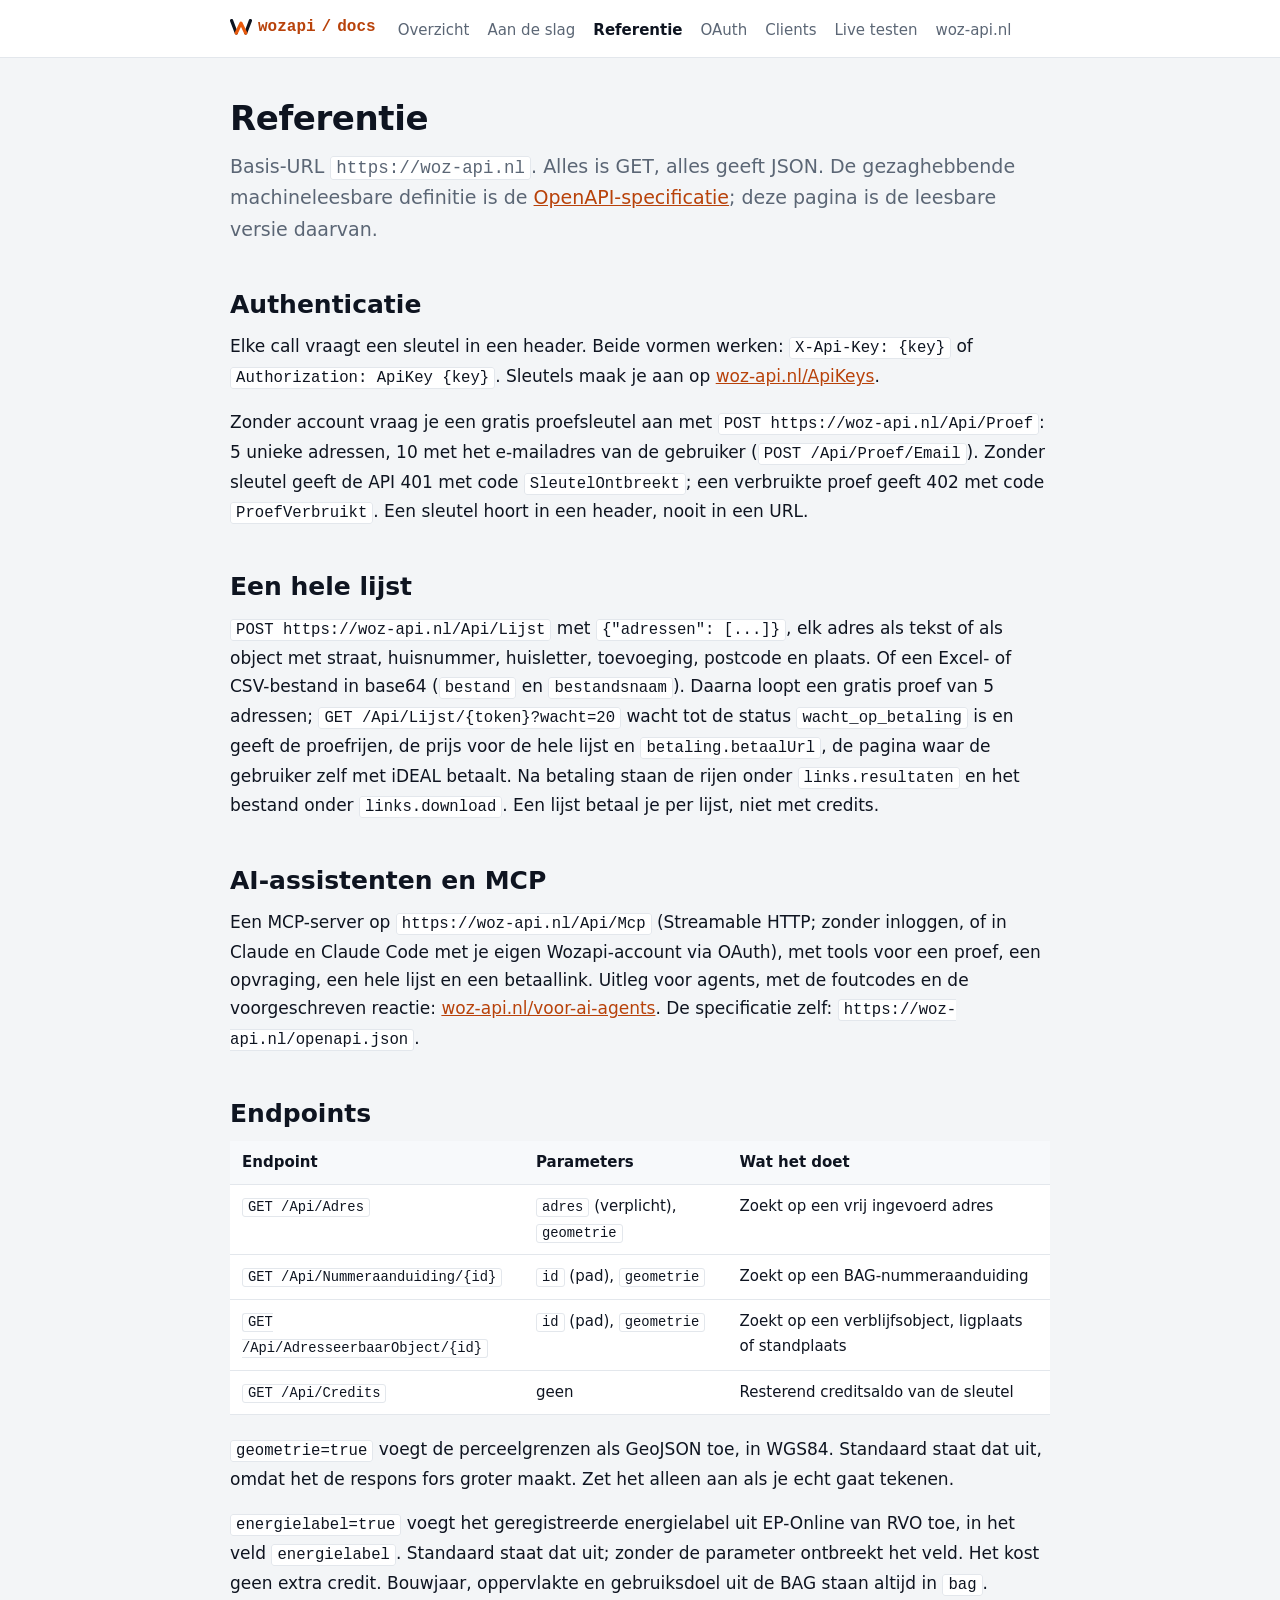
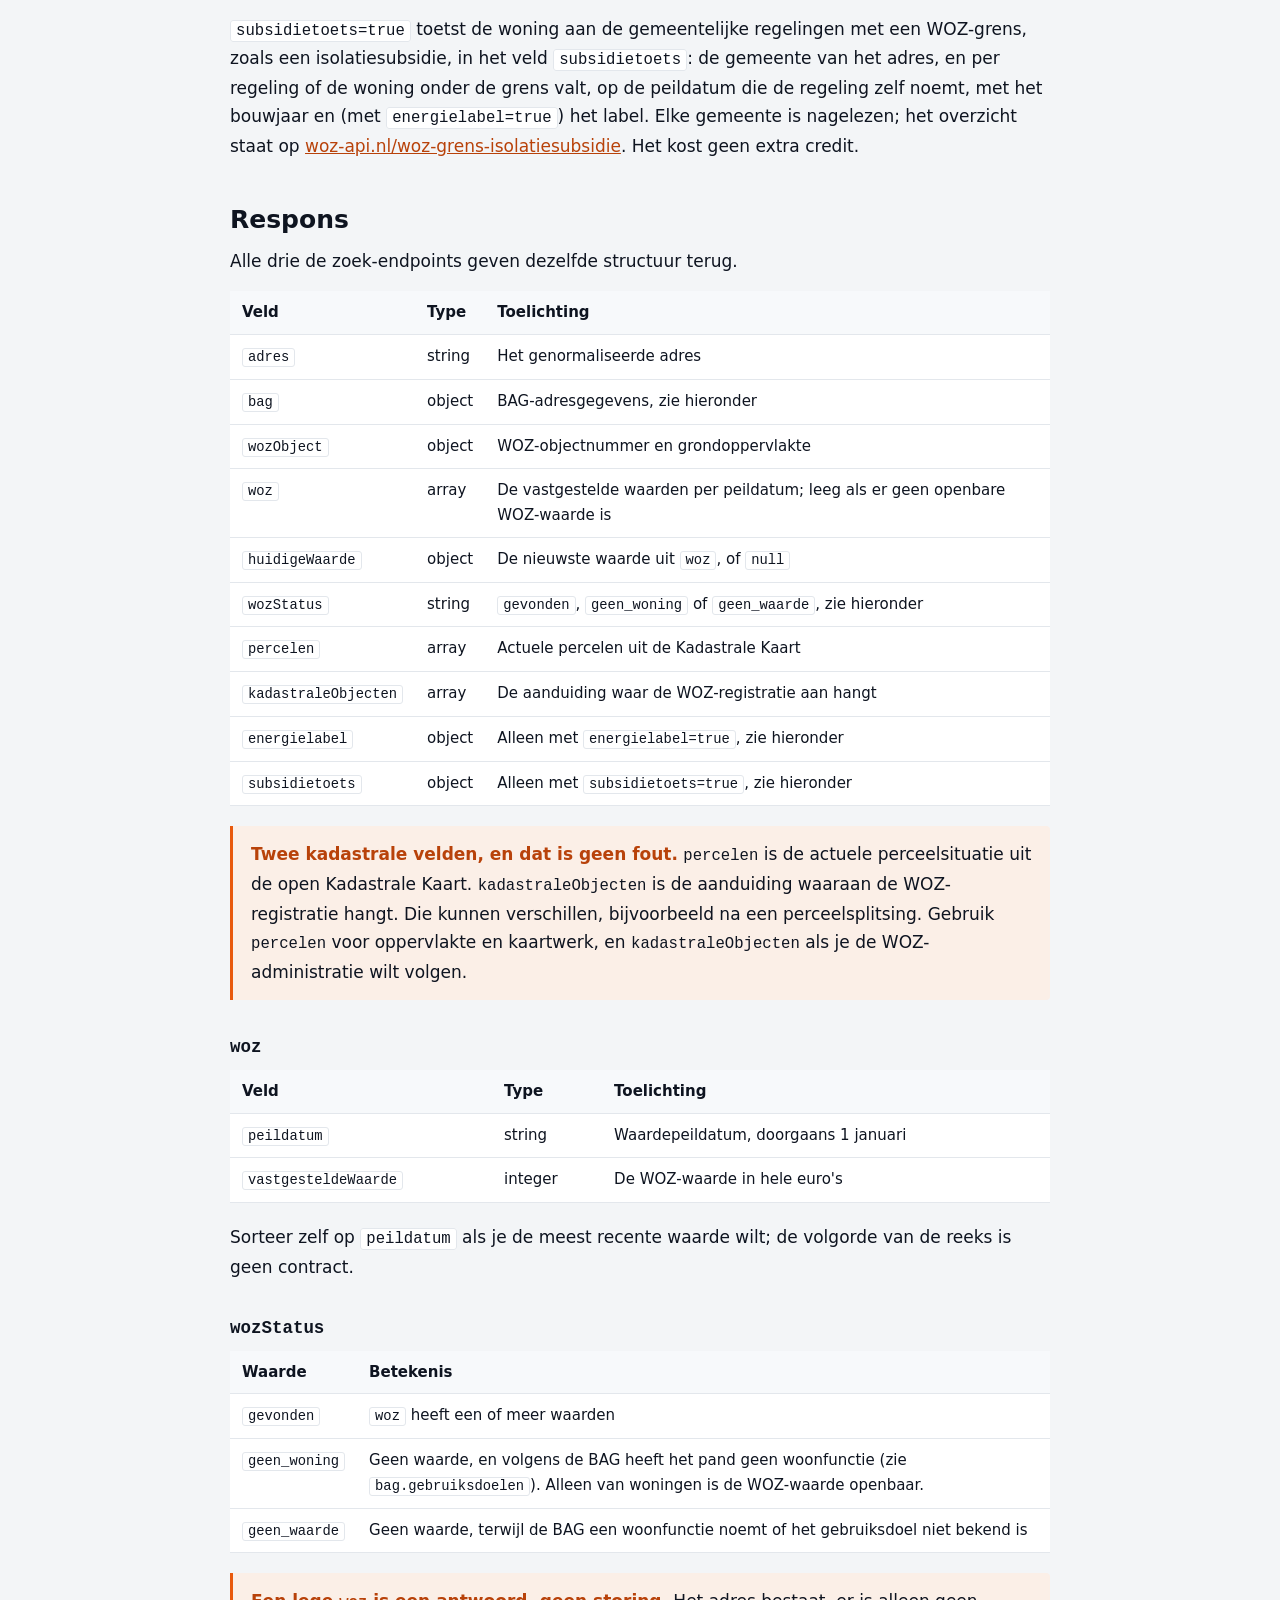
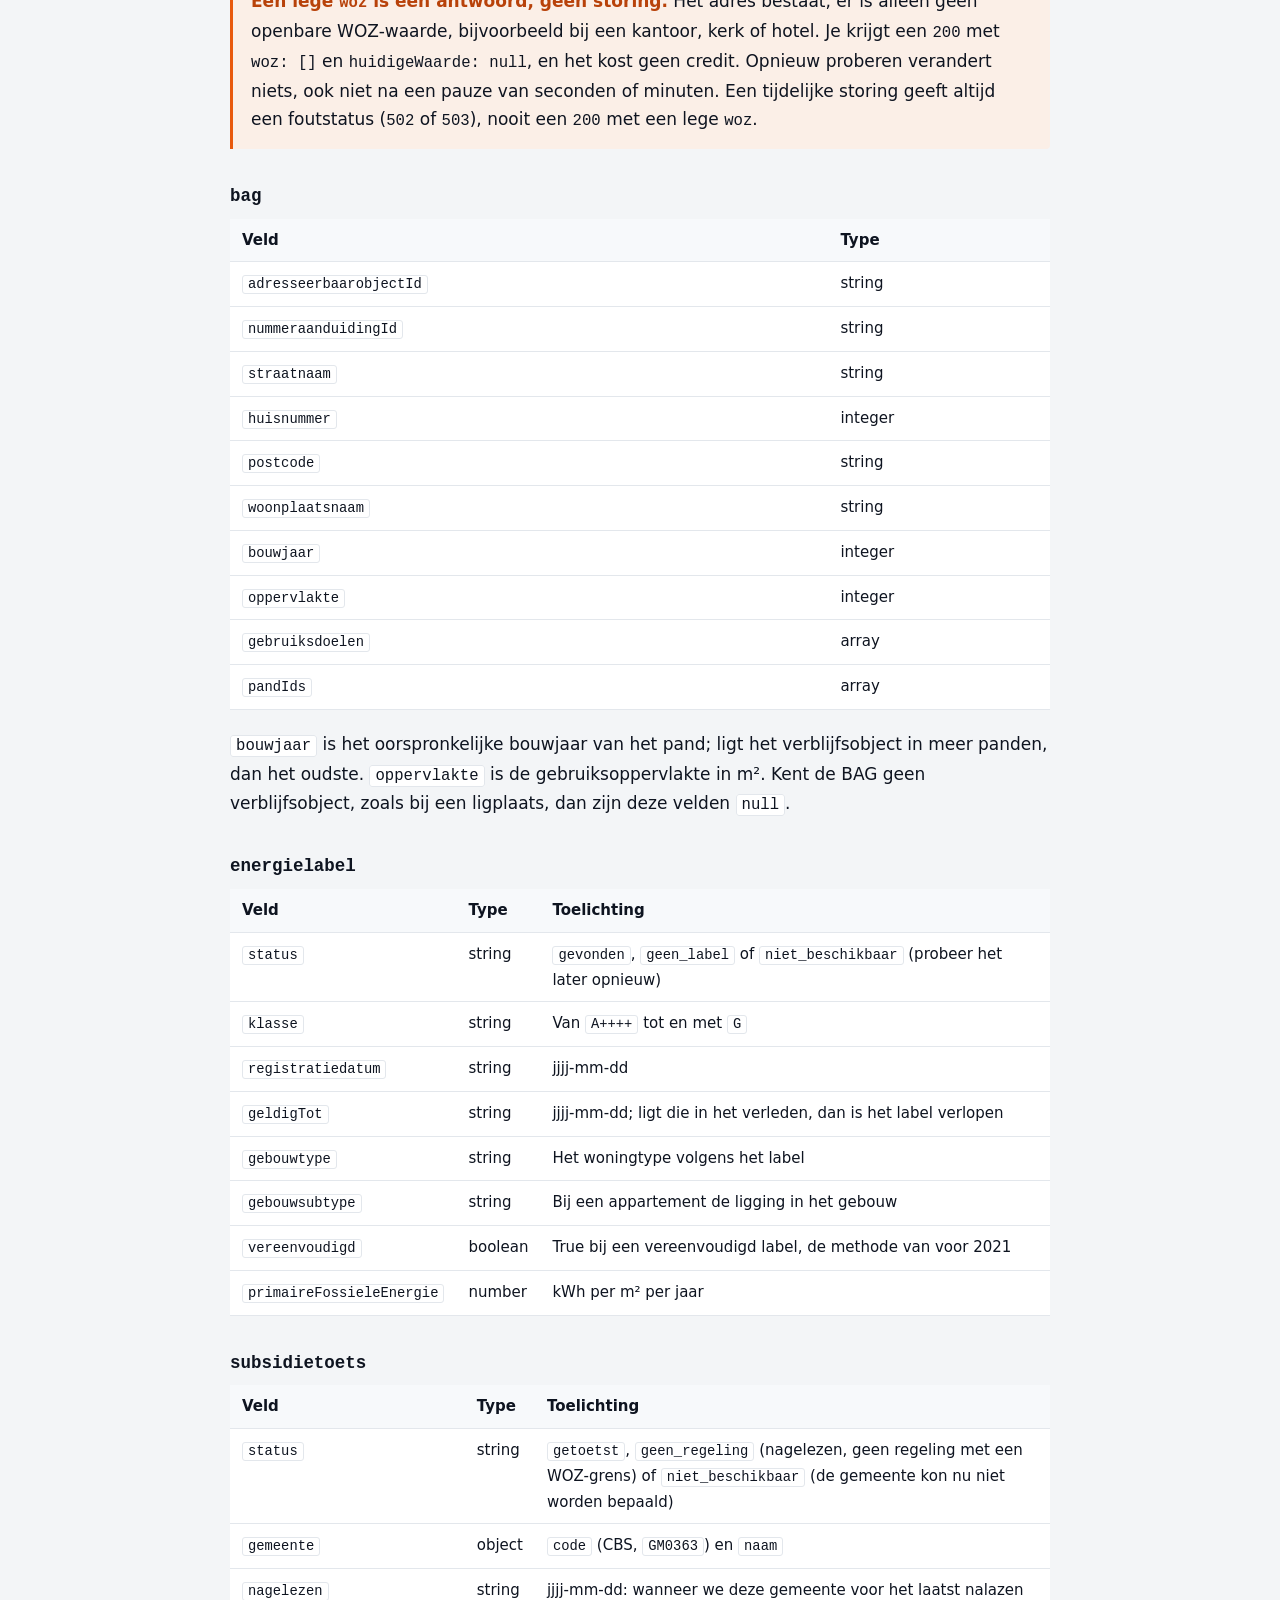
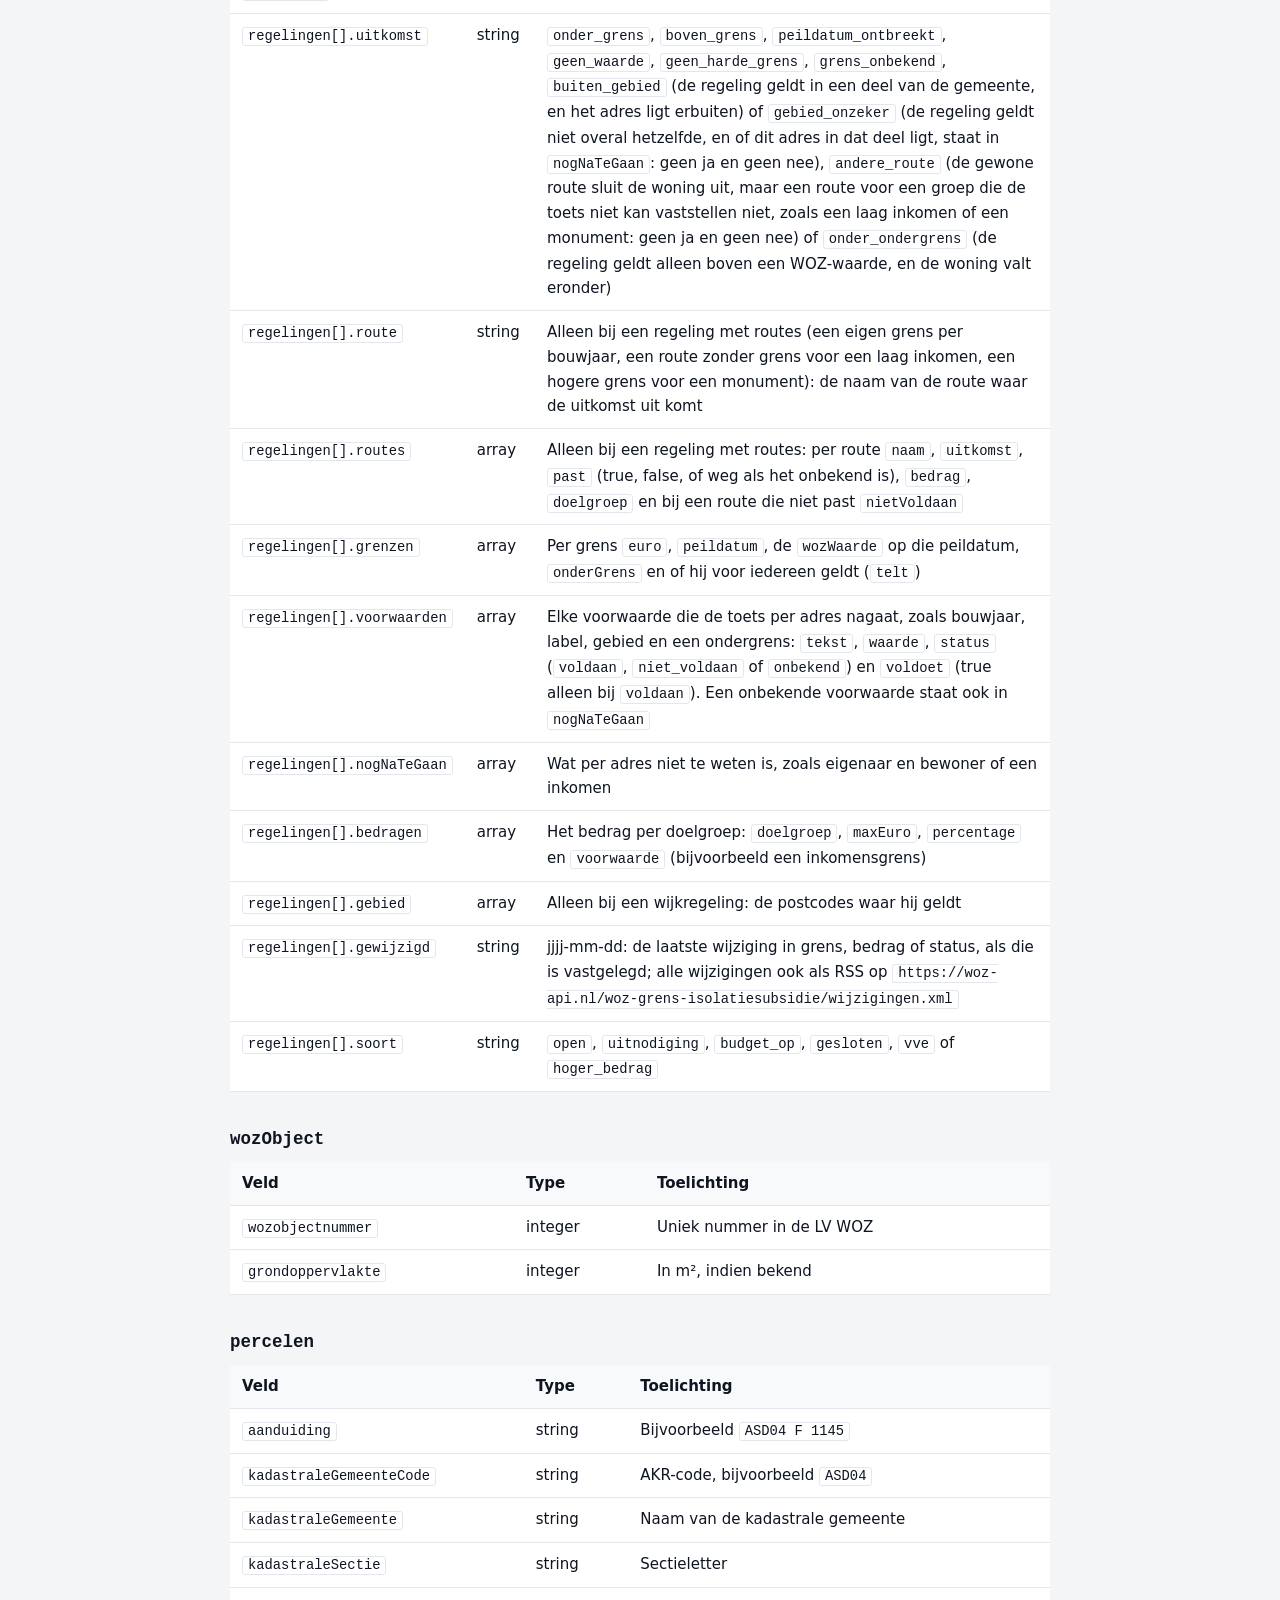
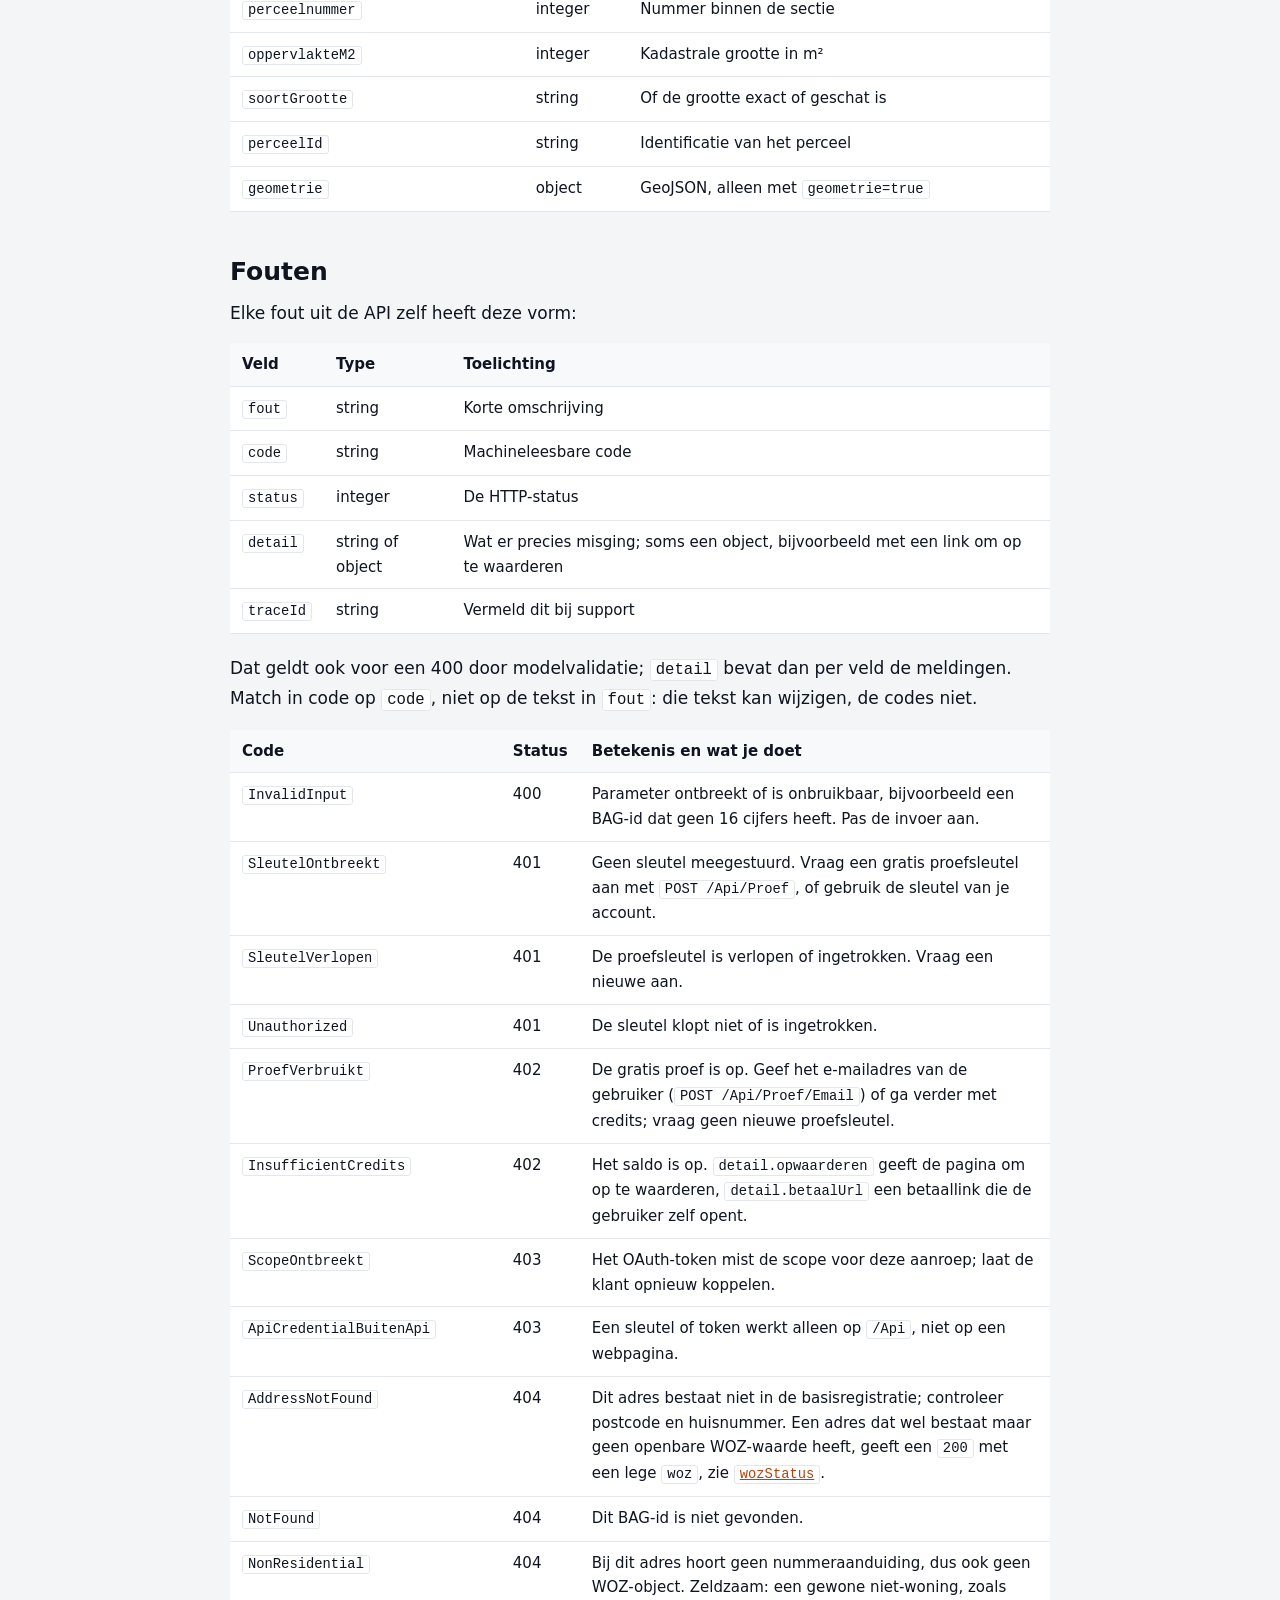
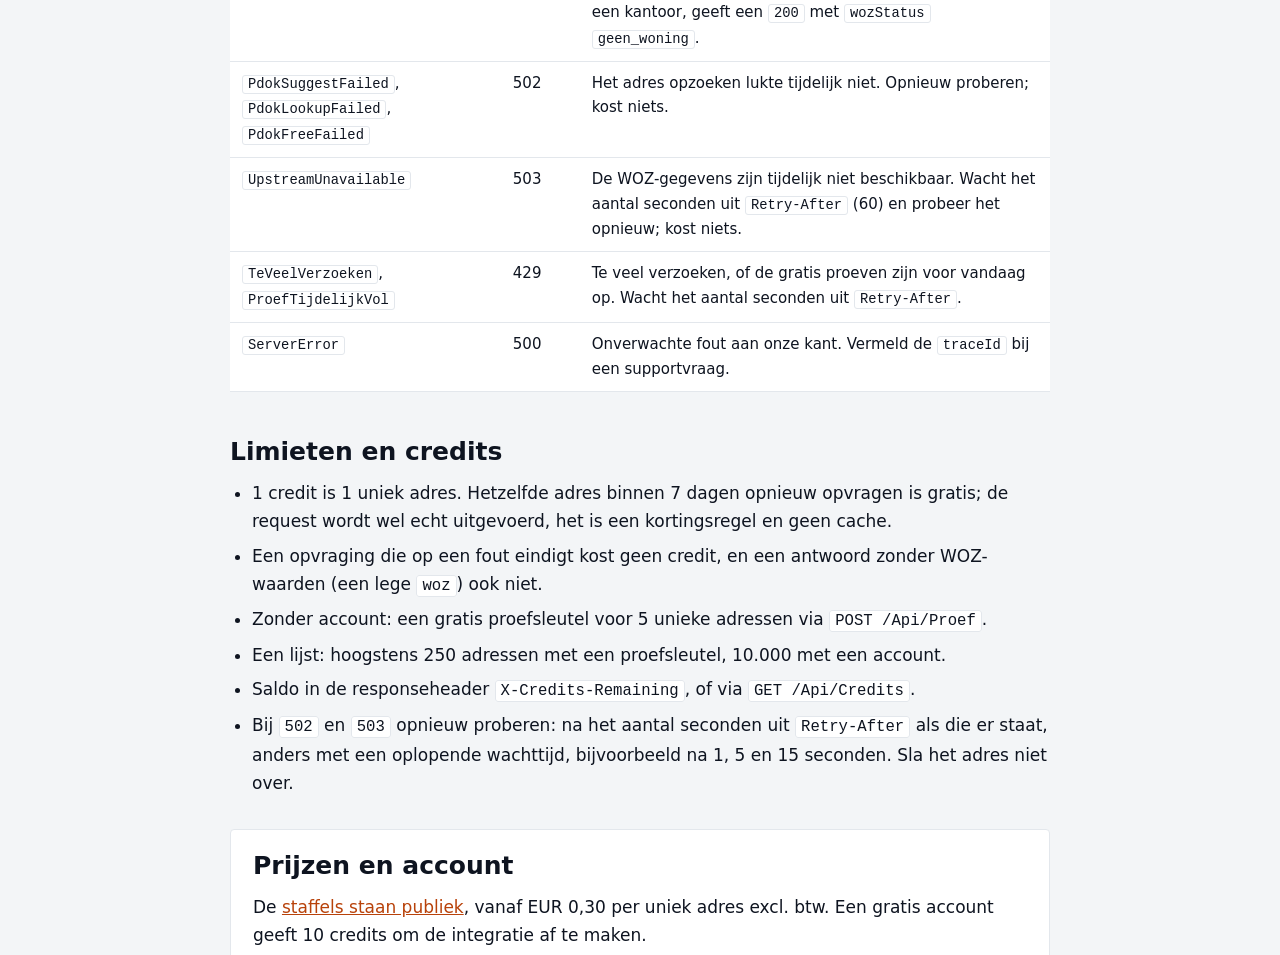
<file: reference.html>
<!doctype html>
<html lang="nl">
<head>
<meta charset="utf-8">
<meta name="viewport" content="width=device-width, initial-scale=1">
<title>WOZ API referentie: endpoints, velden en foutcodes</title>
<meta name="description" content="Volledige referentie van de WOZ API: de vier endpoints, alle responsevelden met hun type, de foutvorm, limieten en de creditregels.">
<link rel="canonical" href="https://wozapi.github.io/reference.html">
<link rel="stylesheet" href="/assets/docs.css">
<!-- Favicons: iconpack van 1 sep 2026, gelijk aan woz-api.nl. Zelfde merk, zelfde tabicoon. -->
<link rel="icon" href="/favicon.ico" sizes="any">
<link rel="icon" type="image/png" sizes="16x16" href="/favicon-16x16.png">
<link rel="icon" type="image/png" sizes="32x32" href="/favicon-32x32.png">
<link rel="icon" type="image/png" sizes="48x48" href="/favicon-48x48.png">
<link rel="icon" type="image/png" sizes="96x96" href="/favicon-96x96.png">
<link rel="icon" type="image/svg+xml" href="/favicon.svg">
<link rel="apple-touch-icon" sizes="180x180" href="/apple-touch-icon.png">
<link rel="mask-icon" href="/safari-pinned-tab.svg" color="#E8590C">
<meta name="theme-color" content="#0E1420">
<meta property="og:type" content="article">
<meta property="og:title" content="WOZ API referentie">
<meta property="og:description" content="De vier endpoints, alle responsevelden met hun type, de foutvorm en de limieten.">
<meta property="og:url" content="https://wozapi.github.io/reference.html">
<script type="application/ld+json">
{"@context":"https://schema.org","@type":"TechArticle","headline":"WOZ API referentie: endpoints, velden en foutcodes","description":"Volledige referentie van de WOZ API: endpoints, responsevelden, foutvorm, limieten en creditregels.","url":"https://wozapi.github.io/reference.html","inLanguage":"nl-NL","proficiencyLevel":"Expert","author":{"@type":"Organization","name":"Wozapi","url":"https://woz-api.nl"},"about":{"@type":"WebAPI","name":"WOZ API","documentation":"https://wozapi.github.io/reference.html","provider":{"@type":"Organization","name":"Wozapi","url":"https://woz-api.nl"}}}
</script>
</head>
<body>
<header class="top">
  <div class="wrap">
    <a class="brand" href="/"><svg class="brand-dakje" viewBox="5.5 19.5 89 63" aria-hidden="true" focusable="false"><path d="M12 26 31 76M69 76 88 26" fill="none" stroke="var(--ink)" stroke-width="13" stroke-linecap="round"/><path d="M31 76 50 36 69 76" fill="none" stroke="var(--accent)" stroke-width="13" stroke-linecap="round" stroke-linejoin="round"/></svg>wozapi<span aria-hidden="true">/</span>docs</a>
    <nav aria-label="Documentatie">
      <a href="/">Overzicht</a>
      <a href="/getting-started.html">Aan de slag</a>
      <a href="/reference.html" aria-current="page">Referentie</a>
      <a href="/oauth.html">OAuth</a>
      <a href="/clients.html">Clients</a>
      <a href="https://woz-api.nl/swagger">Live testen</a>
      <a href="https://woz-api.nl">woz-api.nl</a>
    </nav>
  </div>
</header>

<main>
<div class="wrap">

<h1>Referentie</h1>
<p class="lead">Basis-URL <code>https://woz-api.nl</code>. Alles is GET, alles geeft JSON.
De gezaghebbende machineleesbare definitie is de
<a href="https://woz-api.nl/swagger">OpenAPI-specificatie</a>; deze pagina is de leesbare versie
daarvan.</p>

<h2>Authenticatie</h2>
<p>Elke call vraagt een sleutel in een header. Beide vormen werken:
<code>X-Api-Key: {key}</code> of <code>Authorization: ApiKey {key}</code>. Sleutels maak je aan
op <a href="https://woz-api.nl/ApiKeys">woz-api.nl/ApiKeys</a>.</p>
<p>Zonder account vraag je een gratis proefsleutel aan met <code>POST https://woz-api.nl/Api/Proef</code>:
5 unieke adressen, 10 met het e-mailadres van de gebruiker (<code>POST /Api/Proef/Email</code>). Zonder
sleutel geeft de API 401 met code <code>SleutelOntbreekt</code>; een verbruikte proef geeft 402 met code
<code>ProefVerbruikt</code>. Een sleutel hoort in een header, nooit in een URL.</p>

<h2 id="lijsten">Een hele lijst</h2>
<p><code>POST https://woz-api.nl/Api/Lijst</code> met <code>{"adressen": [...]}</code>, elk adres als
tekst of als object met straat, huisnummer, huisletter, toevoeging, postcode en plaats. Of een Excel- of
CSV-bestand in base64 (<code>bestand</code> en <code>bestandsnaam</code>). Daarna loopt een gratis proef
van 5 adressen; <code>GET /Api/Lijst/{token}?wacht=20</code> wacht tot de status
<code>wacht_op_betaling</code> is en geeft de proefrijen, de prijs voor de hele lijst en
<code>betaling.betaalUrl</code>, de pagina waar de gebruiker zelf met iDEAL betaalt. Na betaling staan de
rijen onder <code>links.resultaten</code> en het bestand onder <code>links.download</code>. Een lijst betaal
je per lijst, niet met credits.</p>

<h2 id="agents">AI-assistenten en MCP</h2>
<p>Een MCP-server op <code>https://woz-api.nl/Api/Mcp</code> (Streamable HTTP; zonder inloggen, of in Claude en
Claude Code met je eigen Wozapi-account via OAuth), met tools
voor een proef, een opvraging, een hele lijst en een betaallink. Uitleg voor agents, met de foutcodes en
de voorgeschreven reactie: <a href="https://woz-api.nl/voor-ai-agents" rel="nofollow">woz-api.nl/voor-ai-agents</a>.
De specificatie zelf: <code>https://woz-api.nl/openapi.json</code>.</p>

<h2>Endpoints</h2>
<div class="table-scroll">
<table>
  <thead><tr><th>Endpoint</th><th>Parameters</th><th>Wat het doet</th></tr></thead>
  <tbody>
    <tr>
      <td><code>GET /Api/Adres</code></td>
      <td><code>adres</code> (verplicht), <code>geometrie</code></td>
      <td>Zoekt op een vrij ingevoerd adres</td>
    </tr>
    <tr>
      <td><code>GET /Api/Nummeraanduiding/{id}</code></td>
      <td><code>id</code> (pad), <code>geometrie</code></td>
      <td>Zoekt op een BAG-nummeraanduiding</td>
    </tr>
    <tr>
      <td><code>GET /Api/AdresseerbaarObject/{id}</code></td>
      <td><code>id</code> (pad), <code>geometrie</code></td>
      <td>Zoekt op een verblijfsobject, ligplaats of standplaats</td>
    </tr>
    <tr>
      <td><code>GET /Api/Credits</code></td>
      <td>geen</td>
      <td>Resterend creditsaldo van de sleutel</td>
    </tr>
  </tbody>
</table>
</div>

<p><code>geometrie=true</code> voegt de perceelgrenzen als GeoJSON toe, in WGS84. Standaard staat
dat uit, omdat het de respons fors groter maakt. Zet het alleen aan als je echt gaat tekenen.</p>

<p><code>energielabel=true</code> voegt het geregistreerde energielabel uit EP-Online van RVO toe, in
het veld <code>energielabel</code>. Standaard staat dat uit; zonder de parameter ontbreekt het veld.
Het kost geen extra credit. Bouwjaar, oppervlakte en gebruiksdoel uit de BAG staan altijd in
<code>bag</code>.</p>

<p><code>subsidietoets=true</code> toetst de woning aan de gemeentelijke regelingen met een WOZ-grens,
zoals een isolatiesubsidie, in het veld <code>subsidietoets</code>: de gemeente van het adres, en per
regeling of de woning onder de grens valt, op de peildatum die de regeling zelf noemt, met het
bouwjaar en (met <code>energielabel=true</code>) het label. Elke gemeente is nagelezen; het overzicht
staat op <a href="https://woz-api.nl/woz-grens-isolatiesubsidie" rel="nofollow">woz-api.nl/woz-grens-isolatiesubsidie</a>.
Het kost geen extra credit.</p>

<h2>Respons</h2>
<p>Alle drie de zoek-endpoints geven dezelfde structuur terug.</p>

<div class="table-scroll">
<table>
  <thead><tr><th>Veld</th><th>Type</th><th>Toelichting</th></tr></thead>
  <tbody>
    <tr><td><code>adres</code></td><td>string</td><td>Het genormaliseerde adres</td></tr>
    <tr><td><code>bag</code></td><td>object</td><td>BAG-adresgegevens, zie hieronder</td></tr>
    <tr><td><code>wozObject</code></td><td>object</td><td>WOZ-objectnummer en grondoppervlakte</td></tr>
    <tr><td><code>woz</code></td><td>array</td><td>De vastgestelde waarden per peildatum; leeg als er geen openbare WOZ-waarde is</td></tr>
    <tr><td><code>huidigeWaarde</code></td><td>object</td><td>De nieuwste waarde uit <code>woz</code>, of <code>null</code></td></tr>
    <tr><td><code>wozStatus</code></td><td>string</td><td><code>gevonden</code>, <code>geen_woning</code> of <code>geen_waarde</code>, zie hieronder</td></tr>
    <tr><td><code>percelen</code></td><td>array</td><td>Actuele percelen uit de Kadastrale Kaart</td></tr>
    <tr><td><code>kadastraleObjecten</code></td><td>array</td><td>De aanduiding waar de WOZ-registratie aan hangt</td></tr>
    <tr><td><code>energielabel</code></td><td>object</td><td>Alleen met <code>energielabel=true</code>, zie hieronder</td></tr>
    <tr><td><code>subsidietoets</code></td><td>object</td><td>Alleen met <code>subsidietoets=true</code>, zie hieronder</td></tr>
  </tbody>
</table>
</div>

<div class="callout">
  <strong>Twee kadastrale velden, en dat is geen fout.</strong> <code>percelen</code> is de
  actuele perceelsituatie uit de open Kadastrale Kaart. <code>kadastraleObjecten</code> is de
  aanduiding waaraan de WOZ-registratie hangt. Die kunnen verschillen, bijvoorbeeld na een
  perceelsplitsing. Gebruik <code>percelen</code> voor oppervlakte en kaartwerk, en
  <code>kadastraleObjecten</code> als je de WOZ-administratie wilt volgen.
</div>

<h3><code>woz</code></h3>
<div class="table-scroll">
<table>
  <thead><tr><th>Veld</th><th>Type</th><th>Toelichting</th></tr></thead>
  <tbody>
    <tr><td><code>peildatum</code></td><td>string</td><td>Waardepeildatum, doorgaans 1 januari</td></tr>
    <tr><td><code>vastgesteldeWaarde</code></td><td>integer</td><td>De WOZ-waarde in hele euro's</td></tr>
  </tbody>
</table>
</div>
<p>Sorteer zelf op <code>peildatum</code> als je de meest recente waarde wilt; de volgorde van de
reeks is geen contract.</p>

<h3 id="wozstatus"><code>wozStatus</code></h3>
<div class="table-scroll">
<table>
  <thead><tr><th>Waarde</th><th>Betekenis</th></tr></thead>
  <tbody>
    <tr><td><code>gevonden</code></td><td><code>woz</code> heeft een of meer waarden</td></tr>
    <tr><td><code>geen_woning</code></td><td>Geen waarde, en volgens de BAG heeft het pand geen woonfunctie (zie <code>bag.gebruiksdoelen</code>). Alleen van woningen is de WOZ-waarde openbaar.</td></tr>
    <tr><td><code>geen_waarde</code></td><td>Geen waarde, terwijl de BAG een woonfunctie noemt of het gebruiksdoel niet bekend is</td></tr>
  </tbody>
</table>
</div>

<div class="callout">
  <strong>Een lege <code>woz</code> is een antwoord, geen storing.</strong> Het adres bestaat, er
  is alleen geen openbare WOZ-waarde, bijvoorbeeld bij een kantoor, kerk of hotel. Je krijgt een
  <code>200</code> met <code>woz: []</code> en <code>huidigeWaarde: null</code>, en het kost geen
  credit. Opnieuw proberen verandert niets, ook niet na een pauze van seconden of minuten. Een
  tijdelijke storing geeft
  altijd een foutstatus (<code>502</code> of <code>503</code>), nooit een <code>200</code> met een
  lege <code>woz</code>.
</div>

<h3><code>bag</code></h3>
<div class="table-scroll">
<table>
  <thead><tr><th>Veld</th><th>Type</th></tr></thead>
  <tbody>
    <tr><td><code>adresseerbaarobjectId</code></td><td>string</td></tr>
    <tr><td><code>nummeraanduidingId</code></td><td>string</td></tr>
    <tr><td><code>straatnaam</code></td><td>string</td></tr>
    <tr><td><code>huisnummer</code></td><td>integer</td></tr>
    <tr><td><code>postcode</code></td><td>string</td></tr>
    <tr><td><code>woonplaatsnaam</code></td><td>string</td></tr>
    <tr><td><code>bouwjaar</code></td><td>integer</td></tr>
    <tr><td><code>oppervlakte</code></td><td>integer</td></tr>
    <tr><td><code>gebruiksdoelen</code></td><td>array</td></tr>
    <tr><td><code>pandIds</code></td><td>array</td></tr>
  </tbody>
</table>
</div>

<p><code>bouwjaar</code> is het oorspronkelijke bouwjaar van het pand; ligt het verblijfsobject in
meer panden, dan het oudste. <code>oppervlakte</code> is de gebruiksoppervlakte in m². Kent de BAG
geen verblijfsobject, zoals bij een ligplaats, dan zijn deze velden <code>null</code>.</p>

<h3><code>energielabel</code></h3>
<div class="table-scroll">
<table>
  <thead><tr><th>Veld</th><th>Type</th><th>Toelichting</th></tr></thead>
  <tbody>
    <tr><td><code>status</code></td><td>string</td><td><code>gevonden</code>, <code>geen_label</code> of <code>niet_beschikbaar</code> (probeer het later opnieuw)</td></tr>
    <tr><td><code>klasse</code></td><td>string</td><td>Van <code>A++++</code> tot en met <code>G</code></td></tr>
    <tr><td><code>registratiedatum</code></td><td>string</td><td>jjjj-mm-dd</td></tr>
    <tr><td><code>geldigTot</code></td><td>string</td><td>jjjj-mm-dd; ligt die in het verleden, dan is het label verlopen</td></tr>
    <tr><td><code>gebouwtype</code></td><td>string</td><td>Het woningtype volgens het label</td></tr>
    <tr><td><code>gebouwsubtype</code></td><td>string</td><td>Bij een appartement de ligging in het gebouw</td></tr>
    <tr><td><code>vereenvoudigd</code></td><td>boolean</td><td>True bij een vereenvoudigd label, de methode van voor 2021</td></tr>
    <tr><td><code>primaireFossieleEnergie</code></td><td>number</td><td>kWh per m² per jaar</td></tr>
  </tbody>
</table>
</div>

<h3><code>subsidietoets</code></h3>
<div class="table-scroll">
<table>
  <thead><tr><th>Veld</th><th>Type</th><th>Toelichting</th></tr></thead>
  <tbody>
    <tr><td><code>status</code></td><td>string</td><td><code>getoetst</code>, <code>geen_regeling</code> (nagelezen, geen regeling met een WOZ-grens) of <code>niet_beschikbaar</code> (de gemeente kon nu niet worden bepaald)</td></tr>
    <tr><td><code>gemeente</code></td><td>object</td><td><code>code</code> (CBS, <code>GM0363</code>) en <code>naam</code></td></tr>
    <tr><td><code>nagelezen</code></td><td>string</td><td>jjjj-mm-dd: wanneer we deze gemeente voor het laatst nalazen</td></tr>
    <tr><td><code>regelingen[].uitkomst</code></td><td>string</td><td><code>onder_grens</code>, <code>boven_grens</code>, <code>peildatum_ontbreekt</code>, <code>geen_waarde</code>, <code>geen_harde_grens</code>, <code>grens_onbekend</code>, <code>buiten_gebied</code> (de regeling geldt in een deel van de gemeente, en het adres ligt erbuiten) of <code>gebied_onzeker</code> (de regeling geldt niet overal hetzelfde, en of dit adres in dat deel ligt, staat in <code>nogNaTeGaan</code>: geen ja en geen nee), <code>andere_route</code> (de gewone route sluit de woning uit, maar een route voor een groep die de toets niet kan vaststellen niet, zoals een laag inkomen of een monument: geen ja en geen nee) of <code>onder_ondergrens</code> (de regeling geldt alleen boven een WOZ-waarde, en de woning valt eronder)</td></tr>
    <tr><td><code>regelingen[].route</code></td><td>string</td><td>Alleen bij een regeling met routes (een eigen grens per bouwjaar, een route zonder grens voor een laag inkomen, een hogere grens voor een monument): de naam van de route waar de uitkomst uit komt</td></tr>
    <tr><td><code>regelingen[].routes</code></td><td>array</td><td>Alleen bij een regeling met routes: per route <code>naam</code>, <code>uitkomst</code>, <code>past</code> (true, false, of weg als het onbekend is), <code>bedrag</code>, <code>doelgroep</code> en bij een route die niet past <code>nietVoldaan</code></td></tr>
    <tr><td><code>regelingen[].grenzen</code></td><td>array</td><td>Per grens <code>euro</code>, <code>peildatum</code>, de <code>wozWaarde</code> op die peildatum, <code>onderGrens</code> en of hij voor iedereen geldt (<code>telt</code>)</td></tr>
    <tr><td><code>regelingen[].voorwaarden</code></td><td>array</td><td>Elke voorwaarde die de toets per adres nagaat, zoals bouwjaar, label, gebied en een ondergrens: <code>tekst</code>, <code>waarde</code>, <code>status</code> (<code>voldaan</code>, <code>niet_voldaan</code> of <code>onbekend</code>) en <code>voldoet</code> (true alleen bij <code>voldaan</code>). Een onbekende voorwaarde staat ook in <code>nogNaTeGaan</code></td></tr>
    <tr><td><code>regelingen[].nogNaTeGaan</code></td><td>array</td><td>Wat per adres niet te weten is, zoals eigenaar en bewoner of een inkomen</td></tr>
    <tr><td><code>regelingen[].bedragen</code></td><td>array</td><td>Het bedrag per doelgroep: <code>doelgroep</code>, <code>maxEuro</code>, <code>percentage</code> en <code>voorwaarde</code> (bijvoorbeeld een inkomensgrens)</td></tr>
    <tr><td><code>regelingen[].gebied</code></td><td>array</td><td>Alleen bij een wijkregeling: de postcodes waar hij geldt</td></tr>
    <tr><td><code>regelingen[].gewijzigd</code></td><td>string</td><td>jjjj-mm-dd: de laatste wijziging in grens, bedrag of status, als die is vastgelegd; alle wijzigingen ook als RSS op <code>https://woz-api.nl/woz-grens-isolatiesubsidie/wijzigingen.xml</code></td></tr>
    <tr><td><code>regelingen[].soort</code></td><td>string</td><td><code>open</code>, <code>uitnodiging</code>, <code>budget_op</code>, <code>gesloten</code>, <code>vve</code> of <code>hoger_bedrag</code></td></tr>
  </tbody>
</table>
</div>

<h3><code>wozObject</code></h3>
<div class="table-scroll">
<table>
  <thead><tr><th>Veld</th><th>Type</th><th>Toelichting</th></tr></thead>
  <tbody>
    <tr><td><code>wozobjectnummer</code></td><td>integer</td><td>Uniek nummer in de LV WOZ</td></tr>
    <tr><td><code>grondoppervlakte</code></td><td>integer</td><td>In m², indien bekend</td></tr>
  </tbody>
</table>
</div>

<h3><code>percelen</code></h3>
<div class="table-scroll">
<table>
  <thead><tr><th>Veld</th><th>Type</th><th>Toelichting</th></tr></thead>
  <tbody>
    <tr><td><code>aanduiding</code></td><td>string</td><td>Bijvoorbeeld <code>ASD04 F 1145</code></td></tr>
    <tr><td><code>kadastraleGemeenteCode</code></td><td>string</td><td>AKR-code, bijvoorbeeld <code>ASD04</code></td></tr>
    <tr><td><code>kadastraleGemeente</code></td><td>string</td><td>Naam van de kadastrale gemeente</td></tr>
    <tr><td><code>kadastraleSectie</code></td><td>string</td><td>Sectieletter</td></tr>
    <tr><td><code>perceelnummer</code></td><td>integer</td><td>Nummer binnen de sectie</td></tr>
    <tr><td><code>oppervlakteM2</code></td><td>integer</td><td>Kadastrale grootte in m²</td></tr>
    <tr><td><code>soortGrootte</code></td><td>string</td><td>Of de grootte exact of geschat is</td></tr>
    <tr><td><code>perceelId</code></td><td>string</td><td>Identificatie van het perceel</td></tr>
    <tr><td><code>geometrie</code></td><td>object</td><td>GeoJSON, alleen met <code>geometrie=true</code></td></tr>
  </tbody>
</table>
</div>

<h2 id="fouten">Fouten</h2>
<p>Elke fout uit de API zelf heeft deze vorm:</p>
<div class="table-scroll">
<table>
  <thead><tr><th>Veld</th><th>Type</th><th>Toelichting</th></tr></thead>
  <tbody>
    <tr><td><code>fout</code></td><td>string</td><td>Korte omschrijving</td></tr>
    <tr><td><code>code</code></td><td>string</td><td>Machineleesbare code</td></tr>
    <tr><td><code>status</code></td><td>integer</td><td>De HTTP-status</td></tr>
    <tr><td><code>detail</code></td><td>string of object</td><td>Wat er precies misging; soms een object, bijvoorbeeld met een link om op te waarderen</td></tr>
    <tr><td><code>traceId</code></td><td>string</td><td>Vermeld dit bij support</td></tr>
  </tbody>
</table>
</div>
<p>Dat geldt ook voor een 400 door modelvalidatie; <code>detail</code> bevat dan per veld de
meldingen. Match in code op <code>code</code>, niet op de tekst in <code>fout</code>: die tekst kan
wijzigen, de codes niet.</p>

<div class="table-scroll">
<table>
  <thead><tr><th>Code</th><th>Status</th><th>Betekenis en wat je doet</th></tr></thead>
  <tbody>
    <tr><td><code>InvalidInput</code></td><td>400</td><td>Parameter ontbreekt of is onbruikbaar, bijvoorbeeld een BAG-id dat geen 16 cijfers heeft. Pas de invoer aan.</td></tr>
    <tr><td><code>SleutelOntbreekt</code></td><td>401</td><td>Geen sleutel meegestuurd. Vraag een gratis proefsleutel aan met <code>POST /Api/Proef</code>, of gebruik de sleutel van je account.</td></tr>
    <tr><td><code>SleutelVerlopen</code></td><td>401</td><td>De proefsleutel is verlopen of ingetrokken. Vraag een nieuwe aan.</td></tr>
    <tr><td><code>Unauthorized</code></td><td>401</td><td>De sleutel klopt niet of is ingetrokken.</td></tr>
    <tr><td><code>ProefVerbruikt</code></td><td>402</td><td>De gratis proef is op. Geef het e-mailadres van de gebruiker (<code>POST /Api/Proef/Email</code>) of ga verder met credits; vraag geen nieuwe proefsleutel.</td></tr>
    <tr><td><code>InsufficientCredits</code></td><td>402</td><td>Het saldo is op. <code>detail.opwaarderen</code> geeft de pagina om op te waarderen, <code>detail.betaalUrl</code> een betaallink die de gebruiker zelf opent.</td></tr>
    <tr><td><code>ScopeOntbreekt</code></td><td>403</td><td>Het OAuth-token mist de scope voor deze aanroep; laat de klant opnieuw koppelen.</td></tr>
    <tr><td><code>ApiCredentialBuitenApi</code></td><td>403</td><td>Een sleutel of token werkt alleen op <code>/Api</code>, niet op een webpagina.</td></tr>
    <tr><td><code>AddressNotFound</code></td><td>404</td><td>Dit adres bestaat niet in de basisregistratie; controleer postcode en huisnummer. Een adres dat wel bestaat maar geen openbare WOZ-waarde heeft, geeft een <code>200</code> met een lege <code>woz</code>, zie <a href="#wozstatus"><code>wozStatus</code></a>.</td></tr>
    <tr><td><code>NotFound</code></td><td>404</td><td>Dit BAG-id is niet gevonden.</td></tr>
    <tr><td><code>NonResidential</code></td><td>404</td><td>Bij dit adres hoort geen nummeraanduiding, dus ook geen WOZ-object. Zeldzaam: een gewone niet-woning, zoals een kantoor, geeft een <code>200</code> met <code>wozStatus</code> <code>geen_woning</code>.</td></tr>
    <tr><td><code>PdokSuggestFailed</code>, <code>PdokLookupFailed</code>, <code>PdokFreeFailed</code></td><td>502</td><td>Het adres opzoeken lukte tijdelijk niet. Opnieuw proberen; kost niets.</td></tr>
    <tr><td><code>UpstreamUnavailable</code></td><td>503</td><td>De WOZ-gegevens zijn tijdelijk niet beschikbaar. Wacht het aantal seconden uit <code>Retry-After</code> (60) en probeer het opnieuw; kost niets.</td></tr>
    <tr><td><code>TeVeelVerzoeken</code>, <code>ProefTijdelijkVol</code></td><td>429</td><td>Te veel verzoeken, of de gratis proeven zijn voor vandaag op. Wacht het aantal seconden uit <code>Retry-After</code>.</td></tr>
    <tr><td><code>ServerError</code></td><td>500</td><td>Onverwachte fout aan onze kant. Vermeld de <code>traceId</code> bij een supportvraag.</td></tr>
  </tbody>
</table>
</div>

<h2>Limieten en credits</h2>
<ul>
  <li>1 credit is 1 uniek adres. Hetzelfde adres binnen 7 dagen opnieuw opvragen is gratis; de
    request wordt wel echt uitgevoerd, het is een kortingsregel en geen cache.</li>
  <li>Een opvraging die op een fout eindigt kost geen credit, en een antwoord zonder WOZ-waarden
    (een lege <code>woz</code>) ook niet.</li>
  <li>Zonder account: een gratis proefsleutel voor 5 unieke adressen via <code>POST /Api/Proef</code>.</li>
  <li>Een lijst: hoogstens 250 adressen met een proefsleutel, 10.000 met een account.</li>
  <li>Saldo in de responseheader <code>X-Credits-Remaining</code>, of via <code>GET /Api/Credits</code>.</li>
  <li>Bij <code>502</code> en <code>503</code> opnieuw proberen: na het aantal seconden uit
    <code>Retry-After</code> als die er staat, anders met een oplopende wachttijd, bijvoorbeeld na 1,
    5 en 15 seconden. Sla het adres niet over.</li>
</ul>

<div class="cta">
  <h2>Prijzen en account</h2>
  <p>De <a href="https://woz-api.nl/woz-api-prijs">staffels staan publiek</a>, vanaf EUR 0,30 per
  uniek adres excl. btw. Een gratis account geeft 10 credits om de integratie af te maken.</p>
</div>

</div>
</main>

<footer class="bottom">
  <div class="wrap">
    Documentatie bij de WOZ API van <a href="https://woz-api.nl">woz-api.nl</a>.
    Broncode van de clients op <a href="https://github.com/WozApi/wozapi-clients">GitHub</a>, MIT-licentie.
  </div>
</footer>
</body>
</html>
</file>
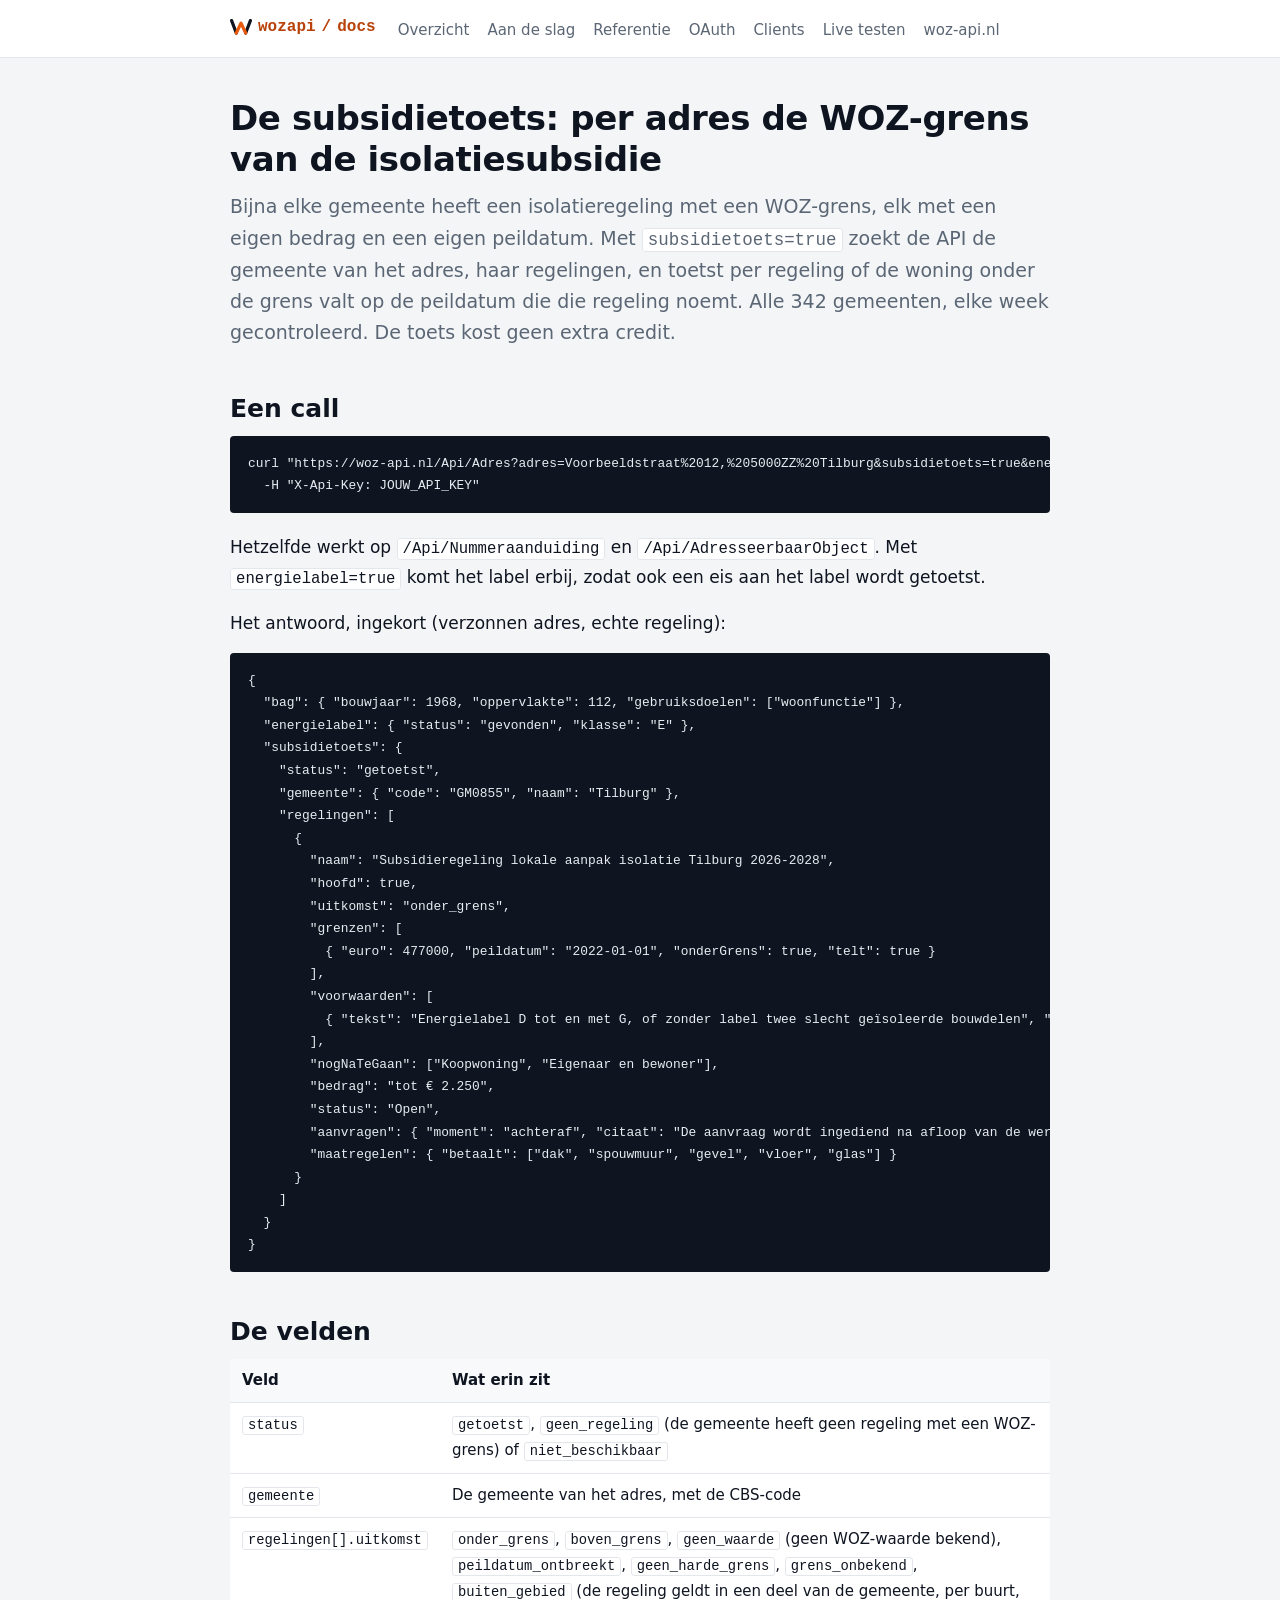
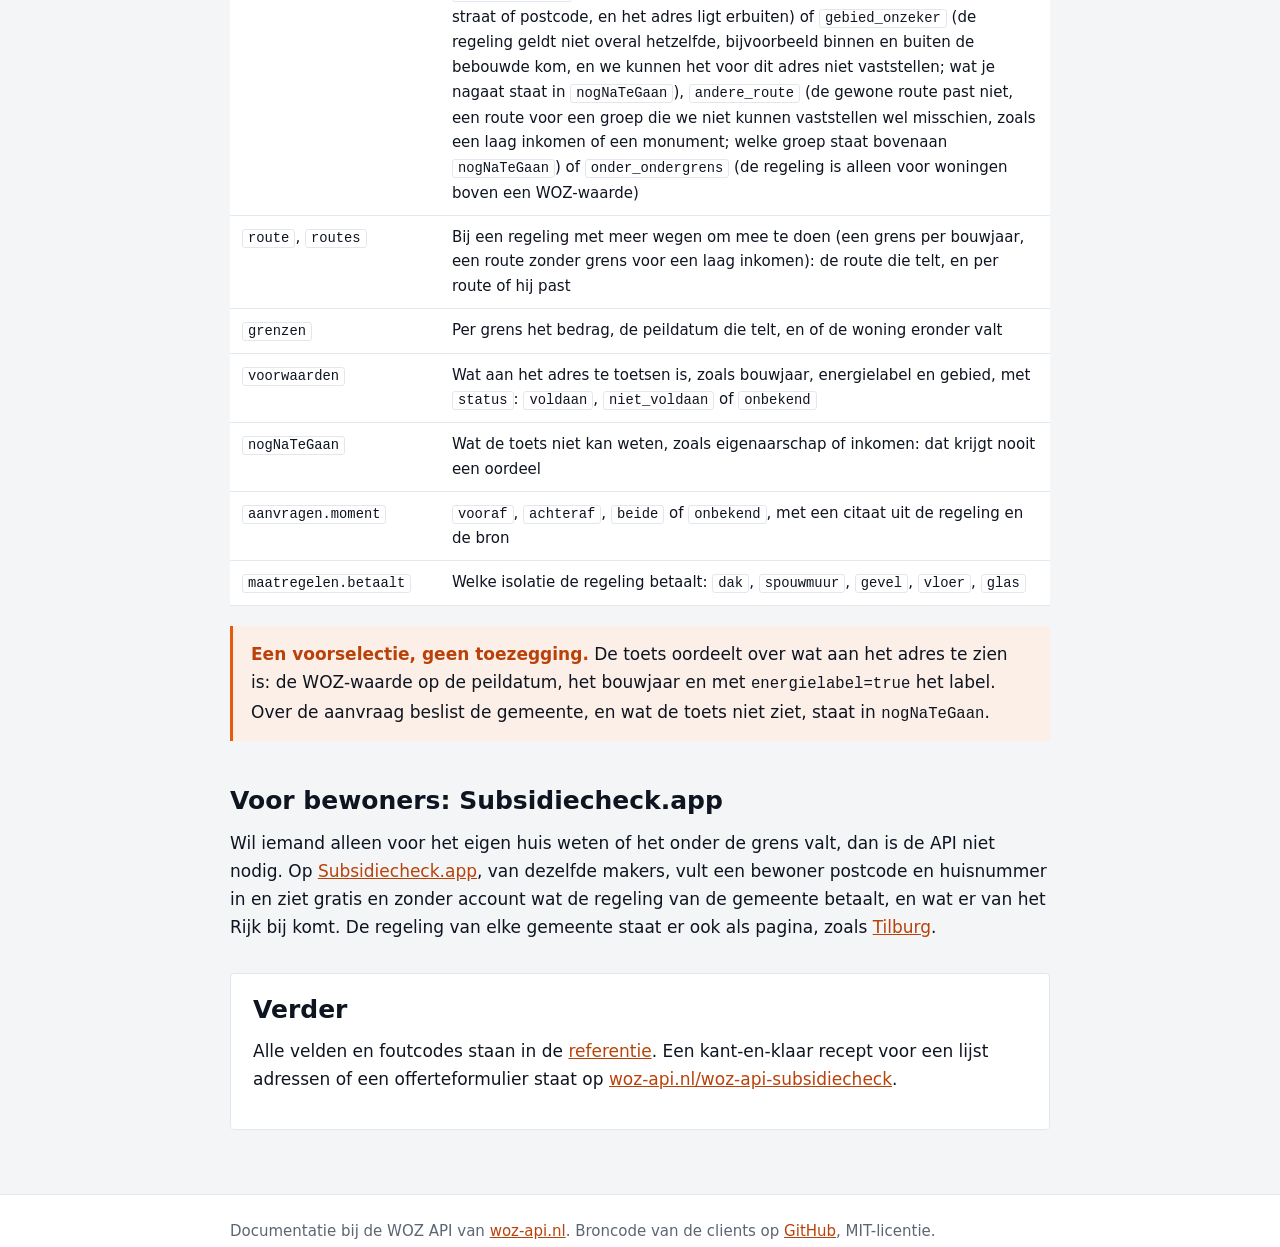
<file: subsidietoets.html>
<!doctype html>
<html lang="nl">
<head>
<meta charset="utf-8">
<meta name="viewport" content="width=device-width, initial-scale=1">
<title>Subsidietoets: WOZ-grens isolatiesubsidie per adres</title>
<meta name="description" content="Met subsidietoets=true toetst de WOZ API per adres de isolatieregeling van de gemeente: WOZ-grens op de juiste peildatum, voorwaarden, bedrag en hoe je aanvraagt.">
<link rel="canonical" href="https://wozapi.github.io/subsidietoets.html">
<link rel="stylesheet" href="/assets/docs.css">
<link rel="icon" href="/favicon.ico" sizes="any">
<link rel="icon" type="image/png" sizes="16x16" href="/favicon-16x16.png">
<link rel="icon" type="image/png" sizes="32x32" href="/favicon-32x32.png">
<link rel="icon" type="image/png" sizes="48x48" href="/favicon-48x48.png">
<link rel="icon" type="image/png" sizes="96x96" href="/favicon-96x96.png">
<link rel="icon" type="image/svg+xml" href="/favicon.svg">
<link rel="apple-touch-icon" sizes="180x180" href="/apple-touch-icon.png">
<link rel="mask-icon" href="/safari-pinned-tab.svg" color="#E8590C">
<meta name="theme-color" content="#0E1420">
<meta property="og:type" content="article">
<meta property="og:title" content="Subsidietoets: de WOZ-grens van de isolatiesubsidie per adres">
<meta property="og:description" content="Per adres de isolatieregeling van de gemeente getoetst, op de peildatum die de regeling noemt.">
<meta property="og:url" content="https://wozapi.github.io/subsidietoets.html">
<script type="application/ld+json">
{"@context":"https://schema.org","@type":"TechArticle","headline":"Subsidietoets: de WOZ-grens van de isolatiesubsidie per adres","description":"Met subsidietoets=true toetst de WOZ API per adres de isolatieregeling van de gemeente: WOZ-grens op de juiste peildatum, voorwaarden, bedrag en hoe je aanvraagt.","url":"https://wozapi.github.io/subsidietoets.html","inLanguage":"nl-NL","proficiencyLevel":"Beginner","author":{"@type":"Organization","name":"Wozapi","url":"https://woz-api.nl"},"about":{"@type":"WebAPI","name":"WOZ API","documentation":"https://wozapi.github.io/reference.html"},"mentions":{"@type":"WebApplication","name":"Subsidiecheck.app","url":"https://subsidiecheck.app/"}}
</script>
</head>
<body>
<header class="top">
  <div class="wrap">
    <a class="brand" href="/"><svg class="brand-dakje" viewBox="5.5 19.5 89 63" aria-hidden="true" focusable="false"><path d="M12 26 31 76M69 76 88 26" fill="none" stroke="var(--ink)" stroke-width="13" stroke-linecap="round"/><path d="M31 76 50 36 69 76" fill="none" stroke="var(--accent)" stroke-width="13" stroke-linecap="round" stroke-linejoin="round"/></svg>wozapi<span aria-hidden="true">/</span>docs</a>
    <nav aria-label="Documentatie">
      <a href="/">Overzicht</a>
      <a href="/getting-started.html">Aan de slag</a>
      <a href="/reference.html">Referentie</a>
      <a href="/oauth.html">OAuth</a>
      <a href="/clients.html">Clients</a>
      <a href="https://woz-api.nl/swagger">Live testen</a>
      <a href="https://woz-api.nl">woz-api.nl</a>
    </nav>
  </div>
</header>

<main>
<div class="wrap">

<h1>De subsidietoets: per adres de WOZ-grens van de isolatiesubsidie</h1>
<p class="lead">Bijna elke gemeente heeft een isolatieregeling met een WOZ-grens, elk met een eigen bedrag en een
eigen peildatum. Met <code>subsidietoets=true</code> zoekt de API de gemeente van het adres, haar regelingen, en
toetst per regeling of de woning onder de grens valt op de peildatum die die regeling noemt. Alle 342 gemeenten,
elke week gecontroleerd. De toets kost geen extra credit.</p>

<h2>Een call</h2>
<pre tabindex="0" role="region" aria-label="Voorbeeld met curl"><code>curl "https://woz-api.nl/Api/Adres?adres=Voorbeeldstraat%2012,%205000ZZ%20Tilburg&amp;subsidietoets=true&amp;energielabel=true" \
  -H "X-Api-Key: JOUW_API_KEY"</code></pre>
<p>Hetzelfde werkt op <code>/Api/Nummeraanduiding</code> en <code>/Api/AdresseerbaarObject</code>. Met
<code>energielabel=true</code> komt het label erbij, zodat ook een eis aan het label wordt getoetst.</p>

<p>Het antwoord, ingekort (verzonnen adres, echte regeling):</p>
<pre tabindex="0" role="region" aria-label="Voorbeeldrespons"><code>{
  "bag": { "bouwjaar": 1968, "oppervlakte": 112, "gebruiksdoelen": ["woonfunctie"] },
  "energielabel": { "status": "gevonden", "klasse": "E" },
  "subsidietoets": {
    "status": "getoetst",
    "gemeente": { "code": "GM0855", "naam": "Tilburg" },
    "regelingen": [
      {
        "naam": "Subsidieregeling lokale aanpak isolatie Tilburg 2026-2028",
        "hoofd": true,
        "uitkomst": "onder_grens",
        "grenzen": [
          { "euro": 477000, "peildatum": "2022-01-01", "onderGrens": true, "telt": true }
        ],
        "voorwaarden": [
          { "tekst": "Energielabel D tot en met G, of zonder label twee slecht geïsoleerde bouwdelen", "waarde": "label E", "voldoet": true }
        ],
        "nogNaTeGaan": ["Koopwoning", "Eigenaar en bewoner"],
        "bedrag": "tot € 2.250",
        "status": "Open",
        "aanvragen": { "moment": "achteraf", "citaat": "De aanvraag wordt ingediend na afloop van de werkzaamheden." },
        "maatregelen": { "betaalt": ["dak", "spouwmuur", "gevel", "vloer", "glas"] }
      }
    ]
  }
}</code></pre>

<h2>De velden</h2>
<div class="table-scroll">
<table>
  <thead><tr><th>Veld</th><th>Wat erin zit</th></tr></thead>
  <tbody>
    <tr><td><code>status</code></td><td><code>getoetst</code>, <code>geen_regeling</code> (de gemeente heeft geen regeling met een WOZ-grens) of <code>niet_beschikbaar</code></td></tr>
    <tr><td><code>gemeente</code></td><td>De gemeente van het adres, met de CBS-code</td></tr>
    <tr><td><code>regelingen[].uitkomst</code></td><td><code>onder_grens</code>, <code>boven_grens</code>, <code>geen_waarde</code> (geen WOZ-waarde bekend), <code>peildatum_ontbreekt</code>, <code>geen_harde_grens</code>, <code>grens_onbekend</code>, <code>buiten_gebied</code> (de regeling geldt in een deel van de gemeente, per buurt, straat of postcode, en het adres ligt erbuiten) of <code>gebied_onzeker</code> (de regeling geldt niet overal hetzelfde, bijvoorbeeld binnen en buiten de bebouwde kom, en we kunnen het voor dit adres niet vaststellen; wat je nagaat staat in <code>nogNaTeGaan</code>), <code>andere_route</code> (de gewone route past niet, een route voor een groep die we niet kunnen vaststellen wel misschien, zoals een laag inkomen of een monument; welke groep staat bovenaan <code>nogNaTeGaan</code>) of <code>onder_ondergrens</code> (de regeling is alleen voor woningen boven een WOZ-waarde)</td></tr>
    <tr><td><code>route</code>, <code>routes</code></td><td>Bij een regeling met meer wegen om mee te doen (een grens per bouwjaar, een route zonder grens voor een laag inkomen): de route die telt, en per route of hij past</td></tr>
    <tr><td><code>grenzen</code></td><td>Per grens het bedrag, de peildatum die telt, en of de woning eronder valt</td></tr>
    <tr><td><code>voorwaarden</code></td><td>Wat aan het adres te toetsen is, zoals bouwjaar, energielabel en gebied, met <code>status</code>: <code>voldaan</code>, <code>niet_voldaan</code> of <code>onbekend</code></td></tr>
    <tr><td><code>nogNaTeGaan</code></td><td>Wat de toets niet kan weten, zoals eigenaarschap of inkomen: dat krijgt nooit een oordeel</td></tr>
    <tr><td><code>aanvragen.moment</code></td><td><code>vooraf</code>, <code>achteraf</code>, <code>beide</code> of <code>onbekend</code>, met een citaat uit de regeling en de bron</td></tr>
    <tr><td><code>maatregelen.betaalt</code></td><td>Welke isolatie de regeling betaalt: <code>dak</code>, <code>spouwmuur</code>, <code>gevel</code>, <code>vloer</code>, <code>glas</code></td></tr>
  </tbody>
</table>
</div>

<div class="callout">
  <strong>Een voorselectie, geen toezegging.</strong> De toets oordeelt over wat aan het adres te zien is: de
  WOZ-waarde op de peildatum, het bouwjaar en met <code>energielabel=true</code> het label. Over de aanvraag
  beslist de gemeente, en wat de toets niet ziet, staat in <code>nogNaTeGaan</code>.
</div>

<h2>Voor bewoners: Subsidiecheck.app</h2>
<p>Wil iemand alleen voor het eigen huis weten of het onder de grens valt, dan is de API niet nodig. Op
<a href="https://subsidiecheck.app/">Subsidiecheck.app</a>, van dezelfde makers, vult een bewoner postcode en
huisnummer in en ziet gratis en zonder account wat de regeling van de gemeente betaalt, en wat er van het Rijk bij
komt. De regeling van elke gemeente staat er ook als pagina, zoals
<a href="https://subsidiecheck.app/tilburg">Tilburg</a>.</p>

<div class="cta">
  <h2>Verder</h2>
  <p>Alle velden en foutcodes staan in de <a href="/reference.html">referentie</a>. Een kant-en-klaar recept voor een
  lijst adressen of een offerteformulier staat op
  <a href="https://woz-api.nl/woz-api-subsidiecheck">woz-api.nl/woz-api-subsidiecheck</a>.</p>
</div>

</div>
</main>

<footer class="bottom">
  <div class="wrap">
    Documentatie bij de WOZ API van <a href="https://woz-api.nl">woz-api.nl</a>.
    Broncode van de clients op <a href="https://github.com/WozApi/wozapi-clients">GitHub</a>, MIT-licentie.
  </div>
</footer>
</body>
</html>
</file>
<file: assets/docs.css>
﻿/* WozApi docs, huisstijl uit docs/design/DESIGN_SYSTEM.md: inkt op koel papier, 1 accent.
   Bewust 1 klein CSS-bestand zonder build-stap: GitHub Pages serveert dit statisch, en een
   Jekyll-thema zou controle over de SEO-tags en de laadtijd kosten zonder iets toe te voegen.
   Systeemfonts omdat een webfont hier een extra render-blocking request naar een derde partij
   zou zijn voor documentatie die vooral gelezen en gescand wordt. */
/* @tokens-begin (gegenereerd door scripts/sync-design-tokens.py, niet met de hand wijzigen) */
:root{

  /* Kleur: inkt en papier */
  --ink: #0E1420;  /* Dominant: tekst en donkere vlakken. 18,4:1 op wit. */
  --ink-soft: #29313D;
  --paper: #F3F5F7;  /* Pagina-achtergrond. Effen, nooit een gradient of gloed. */
  --surface: #FFFFFF;
  --surface-2: #F7F9FB;
  --surface-translucent: rgba(255, 255, 255, .88);  /* Doorschijnend --surface, alleen voor de sticky header en footer met backdrop-filter. */
  --line: #E3E7EC;
  --line-strong: #CDD4DC;
  --control-border: #858E9B;  /* De rand van een BEDIENBAAR element: invoerveld, select, checkbox, omlijnde knop. 3,31:1 op --surface, 3,14:1 op --surface-2 en 3,03:1 op --paper, dus op alle drie de gronden boven de 3:1 die WCAG 1.4.11 voor de begrenzing van een besturingselement vraagt. --line-strong haalt daar 1,50:1. Voor een decoratieve scheidingslijn blijft --line-strong gelden; die valt niet onder die eis en donkerder maken zou de hele site zwaarder maken. */
  --muted: #5B6675;

  /* Kleur: het accent */
  --accent: #E8590C;
  --accent-strong: #C74A08;  /* Voor GEVULDE vlakken en randen, niet voor tekst: op wit 4,76:1, maar op --paper 4,36:1 en dus door WCAG AA. */
  --accent-weak: #FBEFE7;
  --accent-ink: #B8420A;  /* De tekstvariant van het accent: 5,49:1 op wit, 5,03:1 op paper, 4,87:1 op accent-weak. Accentgekleurde TEKST gaat hier altijd via. */
  --on-accent: #FFFFFF;  /* Tekstkleur op een gevuld accentvlak, zodat knoppen geen kale hex nodig hebben. */

  /* Kleur: status */
  --ok: #0E7C57;
  --ok-weak: #E7F4EF;  /* Tint per status. Deze zes ontbraken, en dat is waarom er tien losse Tailwind-hexen in site.css stonden. */
  --ok-ink: #0A6044;  /* 6,7:1 op --ok-weak, 7,6:1 op wit */
  --warn: #B5820A;  /* Vlak, rand of icoon; als lopende tekst haalt hij 3,4:1. Voor tekst --warn-ink. */
  --warn-weak: #FAF2DC;
  --warn-ink: #8A6308;  /* 4,9:1 op --warn-weak, 5,4:1 op wit */
  --danger: #C0392B;
  --danger-weak: #FBECEA;
  --danger-ink: #A32A1E;  /* 6,3:1 op --danger-weak, 7,2:1 op wit */

  /* Focus */
  --focus: 0 0 0 3px rgba(232, 89, 12, .32);  /* De focus-visible ring. Nooit outline:none zonder deze terug te zetten. */

  /* Typografie */
  --font-body: "Manrope", "Segoe UI", system-ui, sans-serif;
  --font-head: "Archivo", "Segoe UI", system-ui, sans-serif;
  --font-display: var(--font-head);
  --font-mono: "IBM Plex Mono", ui-monospace, "SFMono-Regular", Menlo, monospace;

  /* Typeschaal */
  --text-12: 12px;  /* Tien stappen. Dit bestand had er 48, waaronder .7188rem en .73rem: geen schaal maar per component op het oog afgesteld. */
  --text-13: 13px;
  --text-14: 14px;
  --text-16: 16px;
  --text-18: 18px;
  --text-20: 20px;
  --text-24: 24px;
  --text-30: 30px;
  --text-38: 38px;
  --text-48: 48px;
  --leading-tight: 1.1;  /* display */
  --leading-snug: 1.3;  /* korte koppen, tabelcellen */
  --leading-normal: 1.6;  /* lopende tekst */

  /* Ruimte */
  --space-2: 2px;
  --space-4: 4px;  /* Schaal: 2, 4, 8, 12, 16, 20, 24, 32, 40, 48, 56, 72. 10, 14, 18 en 22 staan er bewust niet op. */
  --space-8: 8px;
  --space-12: 12px;
  --space-16: 16px;
  --space-20: 20px;
  --space-24: 24px;
  --space-32: 32px;
  --space-40: 40px;
  --space-48: 48px;
  --space-56: 56px;
  --space-72: 72px;  /* Legacy-aliassen (nog in gebruik in oudere regels), naar tokens gemapt */

  /* Radius */
  --radius-sm: 5px;
  --radius: 8px;
  --radius-md: 10px;
  --radius-lg: 12px;
  --radius-xl: 14px;  /* Alleen waar 14px echt bedoeld is; .btn staat sinds 20 sep 2026 op --radius. */
  --radius-pill: 999px;  /* Elevatie: randen scheiden, schaduw alleen voor overlays */

  /* Elevatie */
  --shadow-sm: 0 1px 2px rgba(14, 20, 32, .06);
  --shadow: 0 2px 8px rgba(14, 20, 32, .08);
  --shadow-lg: 0 6px 20px rgba(14, 20, 32, .10);  /* Motion */

  /* Beweging */
  --ease: cubic-bezier(.2, .7, .3, 1);
  --dur: 160ms;

  /* Legacy-aliassen (nog in gebruik in oudere regels) */
  --bg: var(--paper);
  --bg-soft: var(--surface-2);
  --text: var(--ink);
  --card: var(--surface);
  --border: var(--line);
  --accent2: var(--accent-strong);  /* was violet; nu tonaal oranje zodat gradients niet blauw-violet zijn */

  /* Alleen voor dit bestand */
  --sans: system-ui, -apple-system, "Segoe UI", Roboto, Helvetica, Arial, sans-serif;
  --mono: ui-monospace, SFMono-Regular, "SF Mono", Menlo, Consolas, monospace;

  /* Aliassen: namen die de regels in dit bestand al gebruiken */
  --card: var(--surface);
}
/* @tokens-eind */

* { box-sizing: border-box; }

body {
  margin: 0;
  background: var(--paper);
  color: var(--ink);
  font-family: var(--sans);
  font-size: 17px;
  line-height: 1.65;
  -webkit-text-size-adjust: 100%;
}

.wrap { max-width: 860px; margin: 0 auto; padding: 0 20px; }

header.top {
  background: var(--card);
  border-bottom: 1px solid var(--line);
  padding: 14px 0;
}
header.top .wrap { display: flex; flex-wrap: wrap; gap: 8px 22px; align-items: baseline; }
header.top .brand {
  font-family: var(--mono);
  font-weight: 600;
  color: var(--accent-ink);
  text-decoration: none;
  font-size: 16px;
  display: inline-flex;
  align-items: center;
  gap: 6px;
}
/* Het dakje van het merk (zie woz-api.nl en scripts/generate-logo.py in de bronrepo). */
header.top .brand-dakje { width: 22px; height: 15.6px; flex: none; }
header.top nav { display: flex; flex-wrap: wrap; gap: 18px; }
header.top nav a { color: var(--muted); text-decoration: none; font-size: 15px; }
header.top nav a:hover, header.top nav a:focus { color: var(--accent-ink); text-decoration: underline; }
header.top nav a[aria-current="page"] { color: var(--ink); font-weight: 600; }

main { padding: 40px 0 64px; }

h1 { font-size: 34px; line-height: 1.2; letter-spacing: -0.4px; margin: 0 0 12px; }
h2 { font-size: 25px; line-height: 1.25; margin: 44px 0 12px; }
h3 { font-size: 19px; margin: 30px 0 8px; }

.lead { font-size: 19px; color: var(--muted); margin: 0 0 28px; }

p { margin: 0 0 16px; }
ul, ol { margin: 0 0 16px; padding-left: 22px; }
li { margin-bottom: 6px; }

/* Links in lopende tekst onderstreept: het oranje haalt tegen de grijze tekst geen 3:1,
   dus kleur alleen is hier geen toegankelijk onderscheid. */
main a { color: var(--accent-ink); text-decoration: underline; }
main a:hover, main a:focus { text-decoration-thickness: 2px; }

pre {
  background: var(--ink);
  color: #E8ECF1;
  padding: 16px 18px;
  border-radius: 4px;
  overflow-x: auto;
  font-family: var(--mono);
  font-size: 14px;
  line-height: 1.6;
  margin: 0 0 20px;
}
pre:focus-visible { outline: 3px solid var(--accent); outline-offset: 2px; }
code { font-family: var(--mono); font-size: 0.92em; }
p code, li code, td code {
  background: var(--card);
  border: 1px solid var(--line);
  padding: 1px 5px;
  border-radius: 3px;
}

.table-scroll { overflow-x: auto; margin: 0 0 20px; }
table { border-collapse: collapse; width: 100%; font-size: 15px; background: var(--card); }
th, td { text-align: left; padding: 9px 12px; border-bottom: 1px solid var(--line); vertical-align: top; }
th { background: #F7F9FB; font-weight: 600; }

.callout {
  background: var(--accent-weak);
  border-left: 3px solid var(--accent);
  padding: 14px 18px;
  margin: 0 0 22px;
  border-radius: 0 4px 4px 0;
}
.callout strong { color: var(--accent-ink); }

.cta {
  background: var(--card);
  border: 1px solid var(--line);
  border-radius: 4px;
  padding: 20px 22px;
  margin: 32px 0 0;
}
.cta h2 { margin-top: 0; }

footer.bottom {
  border-top: 1px solid var(--line);
  background: var(--card);
  padding: 24px 0;
  color: var(--muted);
  font-size: 15px;
}
footer.bottom a { color: var(--accent-ink); }

@media (max-width: 560px) {
  body { font-size: 16px; }
  h1 { font-size: 28px; }
  h2 { font-size: 22px; }
  main { padding: 28px 0 44px; }
}
</file>
